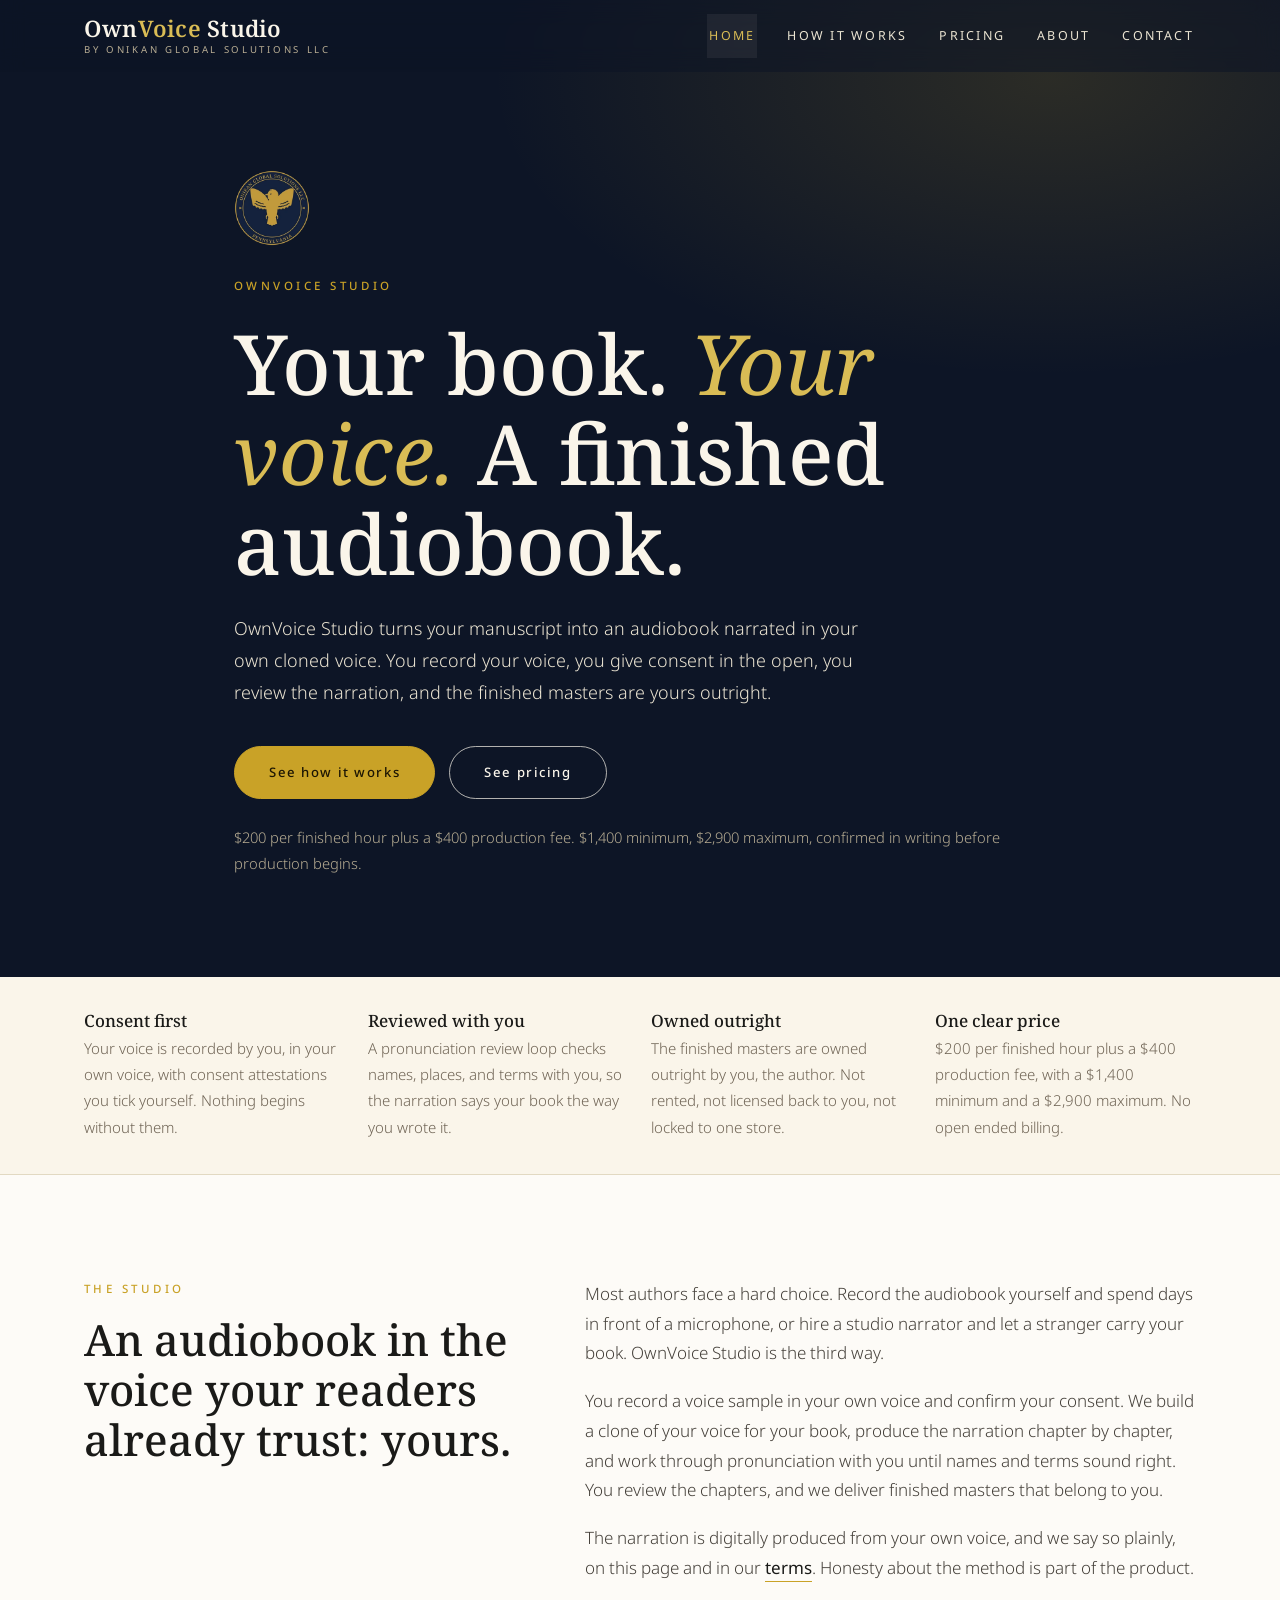
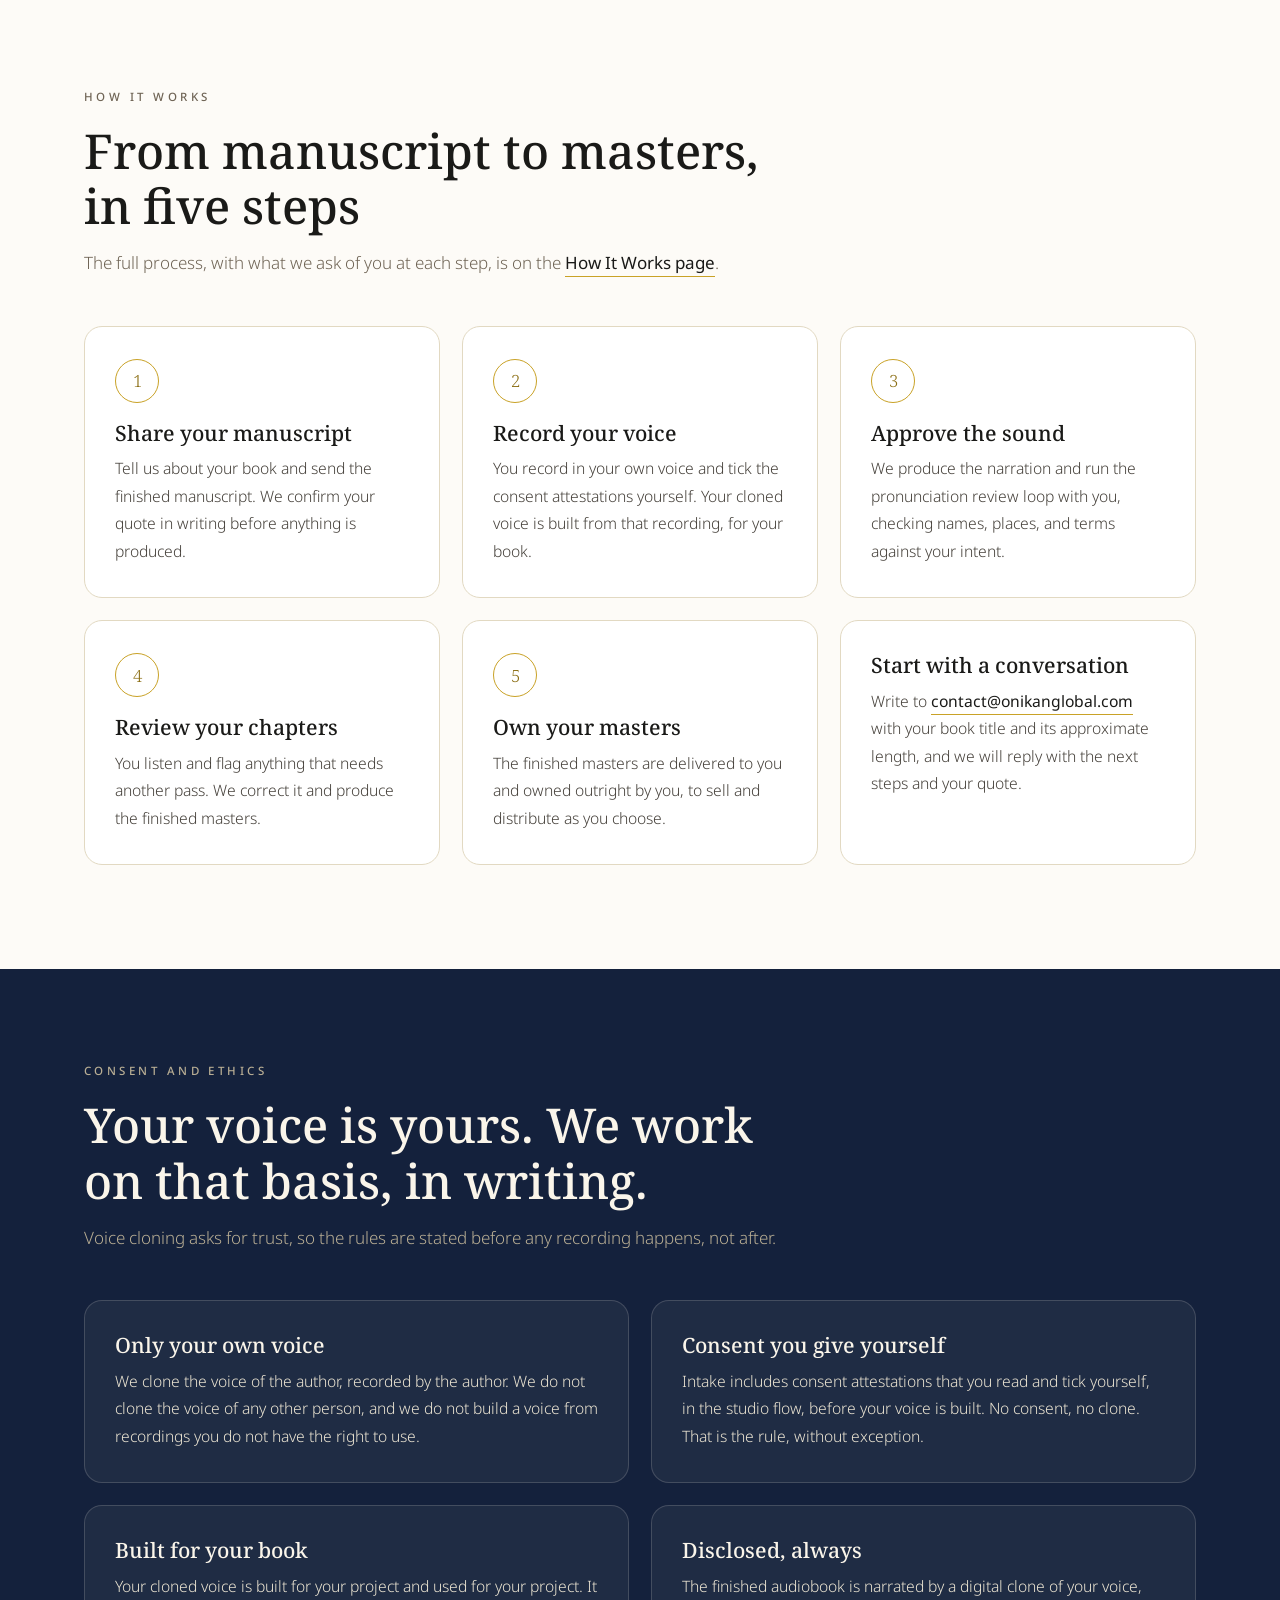
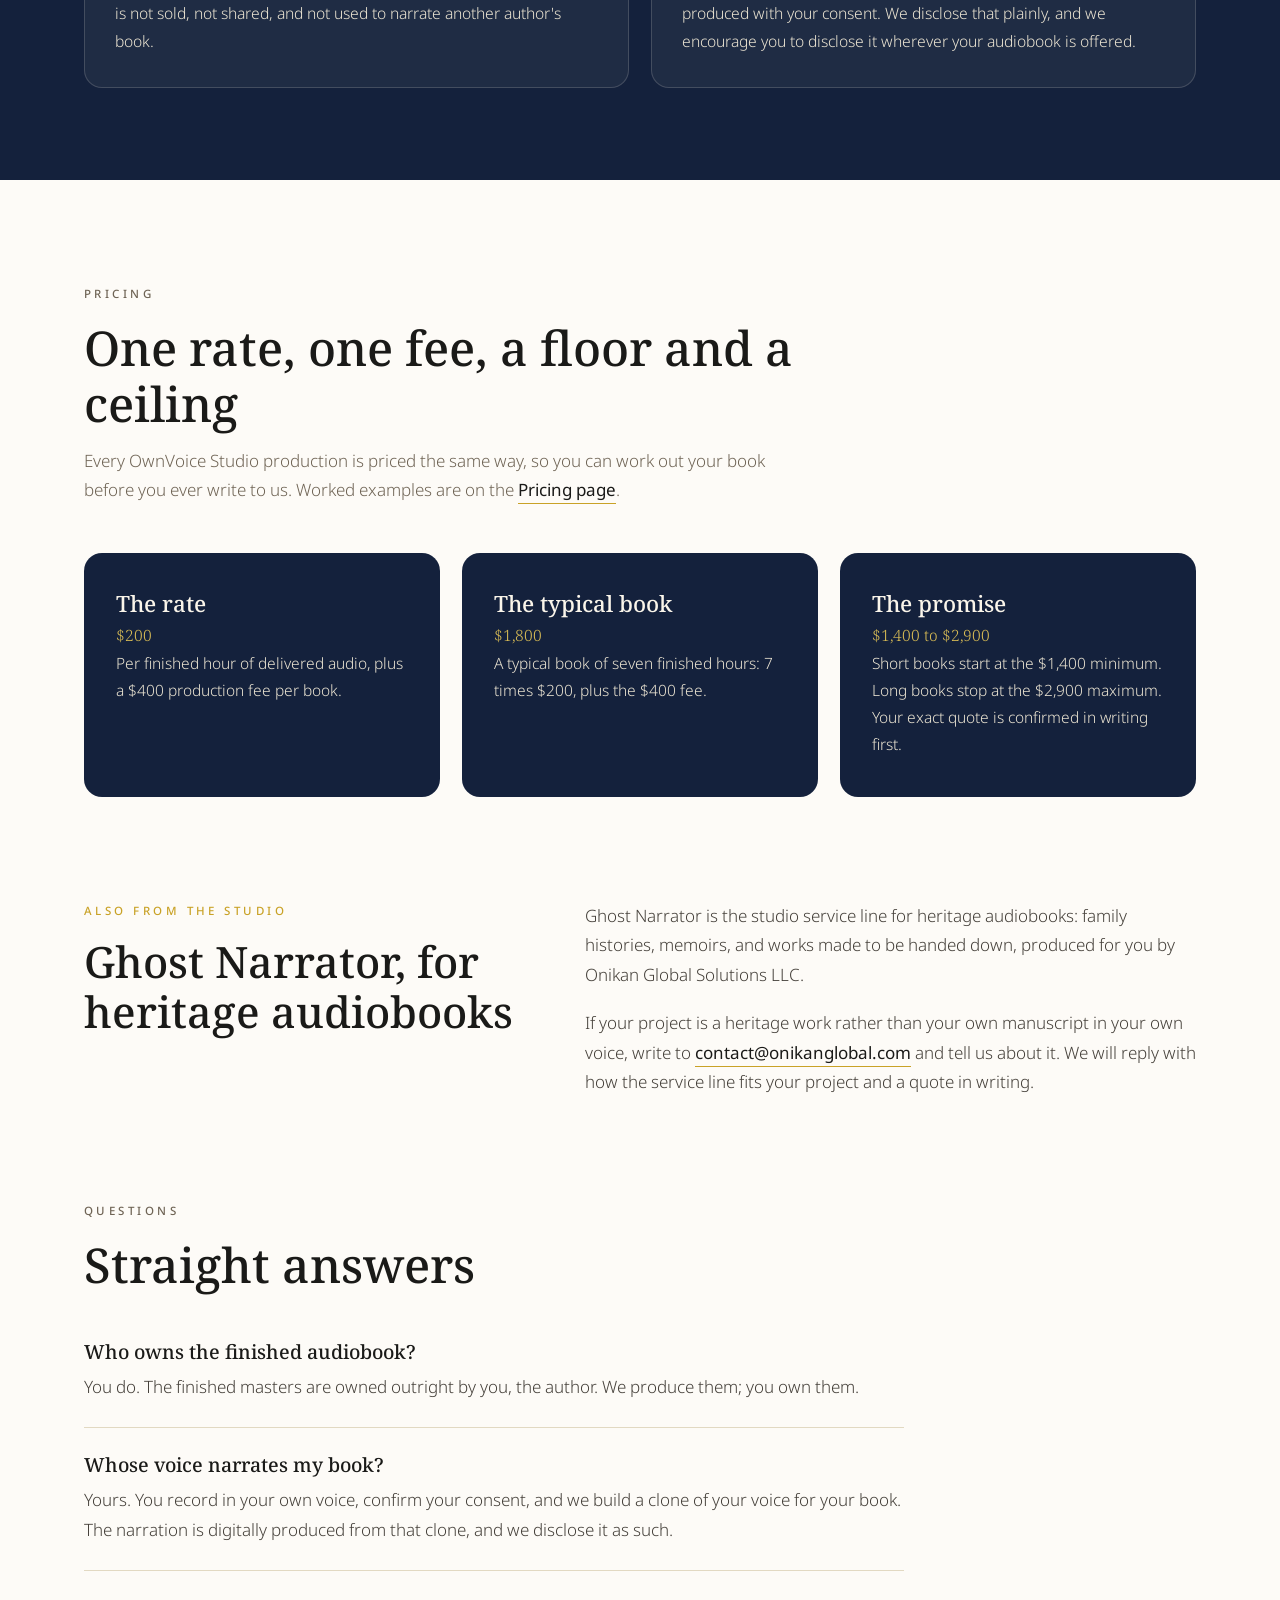
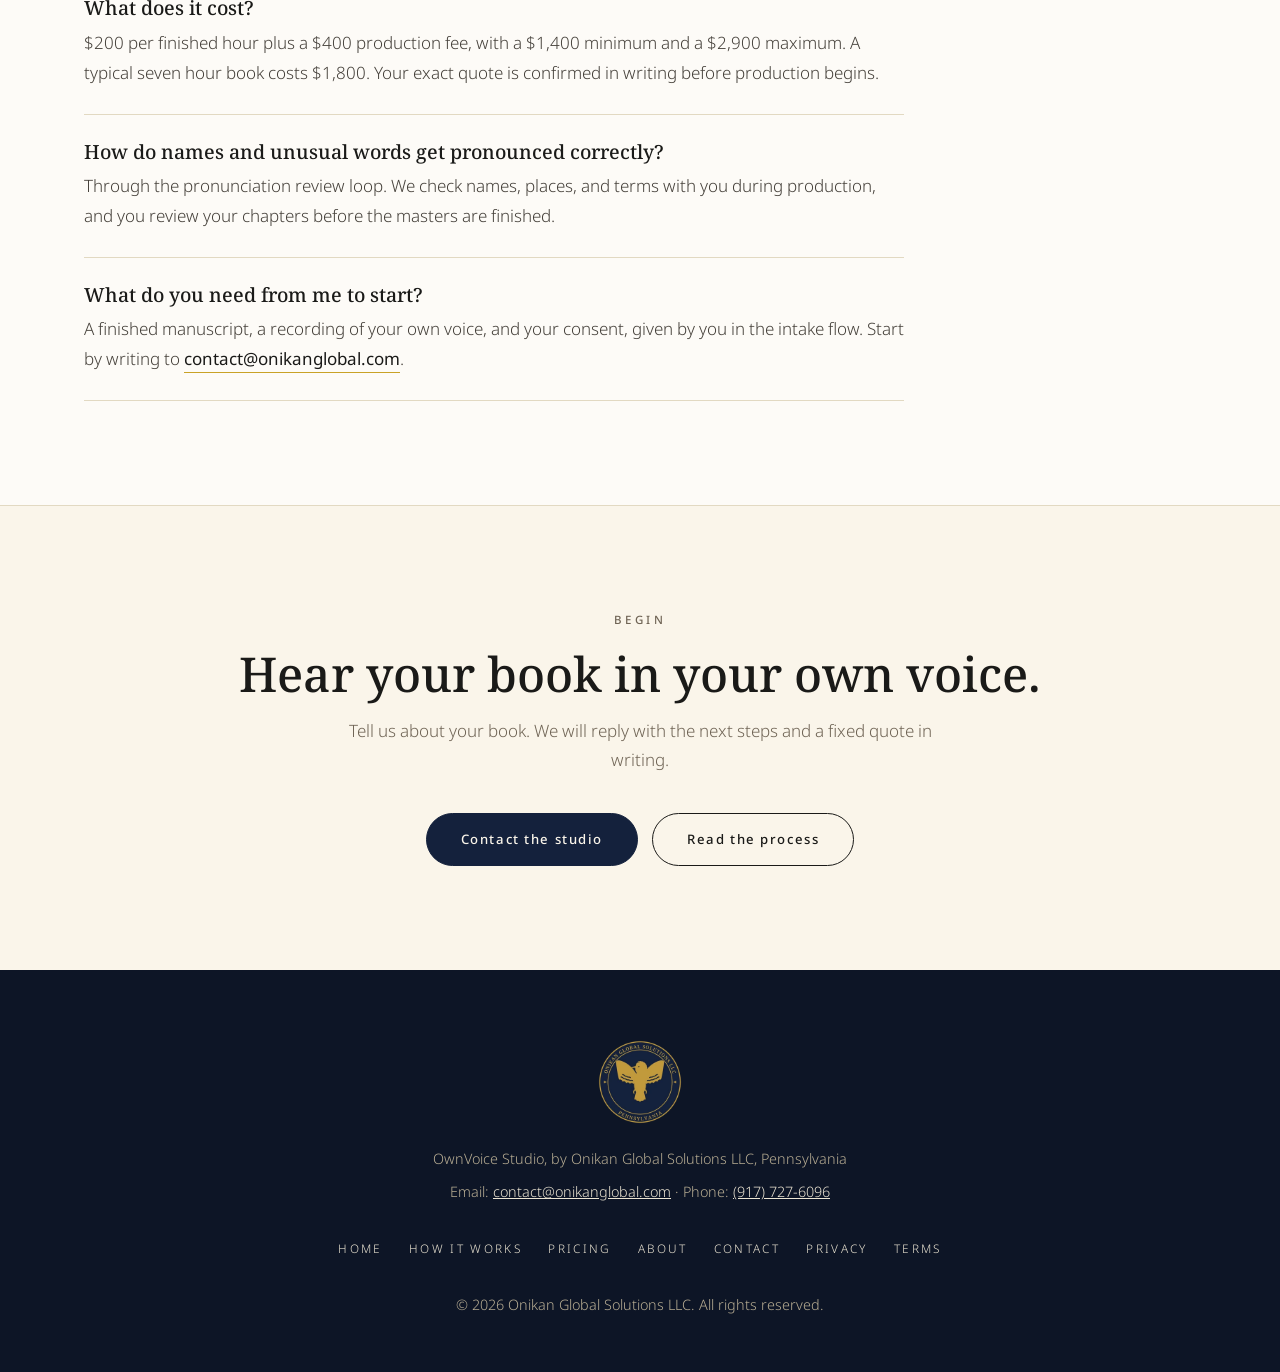
<file: index.html>
<!DOCTYPE html>
<html lang="en">
<head>
<meta charset="utf-8">
<meta name="viewport" content="width=device-width, initial-scale=1.0">
<meta name="referrer" content="strict-origin-when-cross-origin">
<title>OwnVoice Studio | Your Book, Narrated in Your Own Voice</title>
<meta name="description" content="OwnVoice Studio by Onikan Global Solutions LLC turns manuscripts into audiobooks narrated in the author's own cloned voice. Consent first, pronunciation reviewed with you, finished masters owned outright by the author. $200 per finished hour plus a $400 production fee, $1,400 minimum, $2,900 maximum.">
<link rel="icon" href="assets/img/brand/favicon.ico" sizes="48x48">
<link rel="icon" type="image/png" sizes="32x32" href="assets/img/brand/favicon-32.png">
<link rel="icon" type="image/png" sizes="16x16" href="assets/img/brand/favicon-16.png">
<link rel="apple-touch-icon" sizes="180x180" href="assets/img/brand/apple-touch-icon.png">
<meta name="theme-color" content="#14213C">
<link rel="manifest" href="site.webmanifest">
<link rel="canonical" href="https://ownvoice.tech/">
<meta property="og:type" content="website">
<meta property="og:site_name" content="OwnVoice Studio">
<meta property="og:title" content="OwnVoice Studio | Your Book, Narrated in Your Own Voice">
<meta property="og:description" content="Your manuscript, produced as an audiobook in your own cloned voice. Consent first. Masters owned outright by you.">
<meta property="og:url" content="https://ownvoice.tech/">
<meta property="og:image" content="https://ownvoice.tech/assets/img/brand/og-share.jpg">
<meta property="og:image:width" content="1200">
<meta property="og:image:height" content="630">
<meta property="og:image:alt" content="OwnVoice Studio by Onikan Global Solutions LLC">
<meta name="twitter:card" content="summary_large_image">
<meta name="twitter:title" content="OwnVoice Studio | Your Book, Narrated in Your Own Voice">
<meta name="twitter:description" content="Your manuscript, produced as an audiobook in your own cloned voice. Consent first. Masters owned outright by you.">
<meta name="twitter:image" content="https://ownvoice.tech/assets/img/brand/og-share.jpg">
<script type="application/ld+json">
{
  "@context": "https://schema.org",
  "@type": "Organization",
  "name": "OwnVoice Studio",
  "url": "https://ownvoice.tech/",
  "description": "OwnVoice Studio turns manuscripts into audiobooks narrated in the author's own cloned voice, with consent-first voice intake and finished masters owned outright by the author.",
  "email": "contact@onikanglobal.com",
  "telephone": "+1-917-727-6096",
  "parentOrganization": { "@type": "Organization", "name": "Onikan Global Solutions LLC" }
}
</script>
<link rel="stylesheet" href="css/fonts.css">
<link rel="stylesheet" href="css/styles.css">
<script>document.documentElement.classList.add("js");</script>
</head>
<body>
<a class="skip-link" href="#main">Skip to main content</a>

<header class="site-header">
  <div class="wrap header-in">
    <a class="brand" href="index.html" aria-label="OwnVoice Studio, home">
      <span class="brand-name">Own<em>Voice</em> Studio</span>
      <span class="brand-sub">By Onikan Global Solutions LLC</span>
    </a>
    <button class="nav-toggle" aria-expanded="false" aria-controls="main-nav">Menu</button>
    <nav class="main-nav" id="main-nav" aria-label="Main">
      <a href="index.html" aria-current="page">Home</a>
      <a href="process.html">How It Works</a>
      <a href="pricing.html">Pricing</a>
      <a href="about.html">About</a>
      <a href="contact.html">Contact</a>
    </nav>
  </div>
</header>

<main id="main">

  <div class="hero on-dark">
    <div class="wrap hero-in">
      <img class="hero-mark" src="assets/img/brand/anzu-seal-240.webp" width="240" height="240" decoding="async" alt="The Anzu, emblem of Onikan Global Solutions LLC">
      <p class="eyebrow">OwnVoice Studio</p>
      <h1>Your book. <em>Your voice.</em> A finished audiobook.</h1>
      <p class="lede">OwnVoice Studio turns your manuscript into an audiobook narrated in your own cloned voice. You record your voice, you give consent in the open, you review the narration, and the finished masters are yours outright.</p>
      <div class="btn-row">
        <a class="btn btn-gold" href="process.html">See how it works</a>
        <a class="btn btn-outline" href="pricing.html">See pricing</a>
      </div>
      <p class="fine-note">$200 per finished hour plus a $400 production fee. $1,400 minimum, $2,900 maximum, confirmed in writing before production begins.</p>
    </div>
  </div>

  <div class="strip">
    <div class="wrap strip-in">
      <div class="strip-item">
        <h3>Consent first</h3>
        <p>Your voice is recorded by you, in your own voice, with consent attestations you tick yourself. Nothing begins without them.</p>
      </div>
      <div class="strip-item">
        <h3>Reviewed with you</h3>
        <p>A pronunciation review loop checks names, places, and terms with you, so the narration says your book the way you wrote it.</p>
      </div>
      <div class="strip-item">
        <h3>Owned outright</h3>
        <p>The finished masters are owned outright by you, the author. Not rented, not licensed back to you, not locked to one store.</p>
      </div>
      <div class="strip-item">
        <h3>One clear price</h3>
        <p>$200 per finished hour plus a $400 production fee, with a $1,400 minimum and a $2,900 maximum. No open ended billing.</p>
      </div>
    </div>
  </div>

  <section class="wrap" aria-labelledby="what-h">
    <div class="split">
      <div>
        <p class="eyebrow">The studio</p>
        <h2 id="what-h" style="font-size:clamp(1.9rem,3.4vw,2.7rem);margin-top:16px">An audiobook in the voice your readers already trust: yours.</h2>
      </div>
      <div>
        <p style="margin-bottom:18px">Most authors face a hard choice. Record the audiobook yourself and spend days in front of a microphone, or hire a studio narrator and let a stranger carry your book. OwnVoice Studio is the third way.</p>
        <p style="margin-bottom:18px">You record a voice sample in your own voice and confirm your consent. We build a clone of your voice for your book, produce the narration chapter by chapter, and work through pronunciation with you until names and terms sound right. You review the chapters, and we deliver finished masters that belong to you.</p>
        <p>The narration is digitally produced from your own voice, and we say so plainly, on this page and in our <a class="gold-link" href="terms.html">terms</a>. Honesty about the method is part of the product.</p>
      </div>
    </div>
  </section>

  <section class="wrap" style="padding-top:0" aria-labelledby="steps-h">
    <div class="section-head">
      <p class="eyebrow">How it works</p>
      <h2 id="steps-h">From manuscript to masters, in five steps</h2>
      <p>The full process, with what we ask of you at each step, is on the <a class="gold-link" href="process.html">How It Works page</a>.</p>
    </div>
    <div class="grid grid-3">
      <article class="card reveal">
        <span class="step-no">1</span>
        <h3>Share your manuscript</h3>
        <p>Tell us about your book and send the finished manuscript. We confirm your quote in writing before anything is produced.</p>
      </article>
      <article class="card reveal">
        <span class="step-no">2</span>
        <h3>Record your voice</h3>
        <p>You record in your own voice and tick the consent attestations yourself. Your cloned voice is built from that recording, for your book.</p>
      </article>
      <article class="card reveal">
        <span class="step-no">3</span>
        <h3>Approve the sound</h3>
        <p>We produce the narration and run the pronunciation review loop with you, checking names, places, and terms against your intent.</p>
      </article>
      <article class="card reveal">
        <span class="step-no">4</span>
        <h3>Review your chapters</h3>
        <p>You listen and flag anything that needs another pass. We correct it and produce the finished masters.</p>
      </article>
      <article class="card reveal">
        <span class="step-no">5</span>
        <h3>Own your masters</h3>
        <p>The finished masters are delivered to you and owned outright by you, to sell and distribute as you choose.</p>
      </article>
      <article class="card reveal">
        <h3>Start with a conversation</h3>
        <p>Write to <a class="gold-link" href="mailto:contact@onikanglobal.com">contact@onikanglobal.com</a> with your book title and its approximate length, and we will reply with the next steps and your quote.</p>
      </article>
    </div>
  </section>

  <div class="dark-band on-dark">
    <div class="wrap">
      <div class="section-head">
        <p class="eyebrow">Consent and ethics</p>
        <h2>Your voice is yours. We work on that basis, in writing.</h2>
        <p>Voice cloning asks for trust, so the rules are stated before any recording happens, not after.</p>
      </div>
      <div class="grid grid-2">
        <article class="card reveal">
          <h3>Only your own voice</h3>
          <p>We clone the voice of the author, recorded by the author. We do not clone the voice of any other person, and we do not build a voice from recordings you do not have the right to use.</p>
        </article>
        <article class="card reveal">
          <h3>Consent you give yourself</h3>
          <p>Intake includes consent attestations that you read and tick yourself, in the studio flow, before your voice is built. No consent, no clone. That is the rule, without exception.</p>
        </article>
        <article class="card reveal">
          <h3>Built for your book</h3>
          <p>Your cloned voice is built for your project and used for your project. It is not sold, not shared, and not used to narrate another author's book.</p>
        </article>
        <article class="card reveal">
          <h3>Disclosed, always</h3>
          <p>The finished audiobook is narrated by a digital clone of your voice, produced with your consent. We disclose that plainly, and we encourage you to disclose it wherever your audiobook is offered.</p>
        </article>
      </div>
    </div>
  </div>

  <section class="wrap" aria-labelledby="price-h">
    <div class="section-head">
      <p class="eyebrow">Pricing</p>
      <h2 id="price-h">One rate, one fee, a floor and a ceiling</h2>
      <p>Every OwnVoice Studio production is priced the same way, so you can work out your book before you ever write to us. Worked examples are on the <a class="gold-link" href="pricing.html">Pricing page</a>.</p>
    </div>
    <div class="grid grid-3">
      <div class="price-card reveal">
        <h3>The rate</h3>
        <p class="price-figure">$200</p>
        <p>Per finished hour of delivered audio, plus a $400 production fee per book.</p>
      </div>
      <div class="price-card reveal">
        <h3>The typical book</h3>
        <p class="price-figure">$1,800</p>
        <p>A typical book of seven finished hours: 7 times $200, plus the $400 fee.</p>
      </div>
      <div class="price-card reveal">
        <h3>The promise</h3>
        <p class="price-figure">$1,400 to $2,900</p>
        <p>Short books start at the $1,400 minimum. Long books stop at the $2,900 maximum. Your exact quote is confirmed in writing first.</p>
      </div>
    </div>
  </section>

  <section class="wrap" style="padding-top:0" aria-labelledby="ghost-h">
    <div class="split">
      <div>
        <p class="eyebrow">Also from the studio</p>
        <h2 id="ghost-h" style="font-size:clamp(1.9rem,3.4vw,2.7rem);margin-top:16px">Ghost Narrator, for heritage audiobooks</h2>
      </div>
      <div>
        <p style="margin-bottom:18px">Ghost Narrator is the studio service line for heritage audiobooks: family histories, memoirs, and works made to be handed down, produced for you by Onikan Global Solutions LLC.</p>
        <p>If your project is a heritage work rather than your own manuscript in your own voice, write to <a class="gold-link" href="mailto:contact@onikanglobal.com">contact@onikanglobal.com</a> and tell us about it. We will reply with how the service line fits your project and a quote in writing.</p>
      </div>
    </div>
  </section>

  <section class="wrap" style="padding-top:0" aria-labelledby="faq-h">
    <div class="section-head">
      <p class="eyebrow">Questions</p>
      <h2 id="faq-h">Straight answers</h2>
    </div>
    <div class="faq">
      <div class="faq-item">
        <h3>Who owns the finished audiobook?</h3>
        <p>You do. The finished masters are owned outright by you, the author. We produce them; you own them.</p>
      </div>
      <div class="faq-item">
        <h3>Whose voice narrates my book?</h3>
        <p>Yours. You record in your own voice, confirm your consent, and we build a clone of your voice for your book. The narration is digitally produced from that clone, and we disclose it as such.</p>
      </div>
      <div class="faq-item">
        <h3>What does it cost?</h3>
        <p>$200 per finished hour plus a $400 production fee, with a $1,400 minimum and a $2,900 maximum. A typical seven hour book costs $1,800. Your exact quote is confirmed in writing before production begins.</p>
      </div>
      <div class="faq-item">
        <h3>How do names and unusual words get pronounced correctly?</h3>
        <p>Through the pronunciation review loop. We check names, places, and terms with you during production, and you review your chapters before the masters are finished.</p>
      </div>
      <div class="faq-item">
        <h3>What do you need from me to start?</h3>
        <p>A finished manuscript, a recording of your own voice, and your consent, given by you in the intake flow. Start by writing to <a class="gold-link" href="mailto:contact@onikanglobal.com">contact@onikanglobal.com</a>.</p>
      </div>
    </div>
  </section>

  <section class="cta-band">
    <div class="wrap">
      <p class="eyebrow">Begin</p>
      <h2>Hear your book in your own voice.</h2>
      <p>Tell us about your book. We will reply with the next steps and a fixed quote in writing.</p>
      <div class="btn-row">
        <a class="btn btn-navy" href="contact.html">Contact the studio</a>
        <a class="btn btn-line" href="process.html">Read the process</a>
      </div>
    </div>
  </section>

</main>

<footer class="site-footer">
  <div class="wrap footer-in">
    <img class="footer-seal" src="assets/img/brand/anzu-seal-240.webp" width="240" height="240" loading="lazy" decoding="async" alt="The Anzu, emblem of Onikan Global Solutions LLC">
    <p class="fine">OwnVoice Studio, by Onikan Global Solutions LLC, Pennsylvania</p>
    <p class="fine">Email: <a class="foot-mail" href="mailto:contact@onikanglobal.com">contact@onikanglobal.com</a> &middot; Phone: <a class="foot-mail" href="tel:+19177276096">(917) 727-6096</a></p>
    <nav aria-label="Footer">
      <a href="index.html">Home</a>
      <a href="process.html">How It Works</a>
      <a href="pricing.html">Pricing</a>
      <a href="about.html">About</a>
      <a href="contact.html">Contact</a>
      <a href="privacy.html">Privacy</a>
      <a href="terms.html">Terms</a>
    </nav>
    <p class="fine">&copy; <span data-year>2026</span> Onikan Global Solutions LLC. All rights reserved.</p>
  </div>
</footer>

<script src="js/main.js"></script>
</body>
</html>
</file>
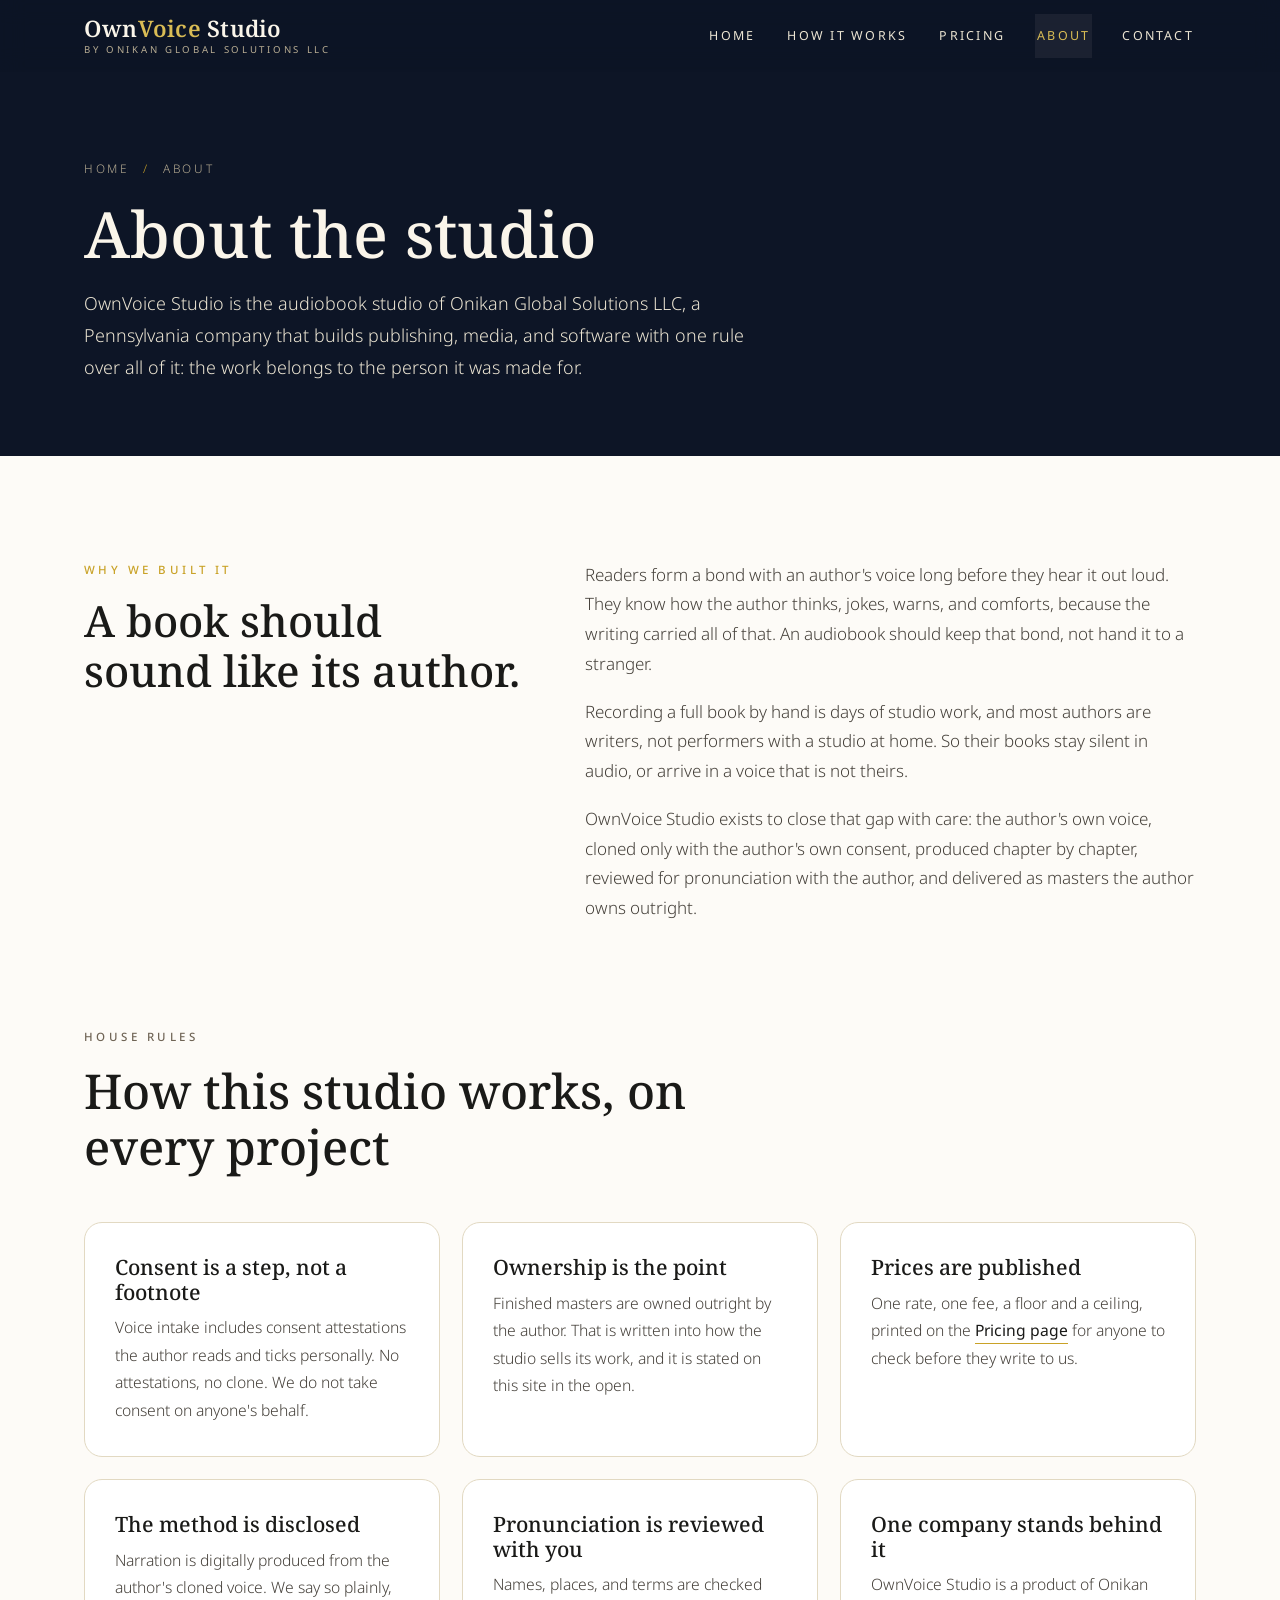
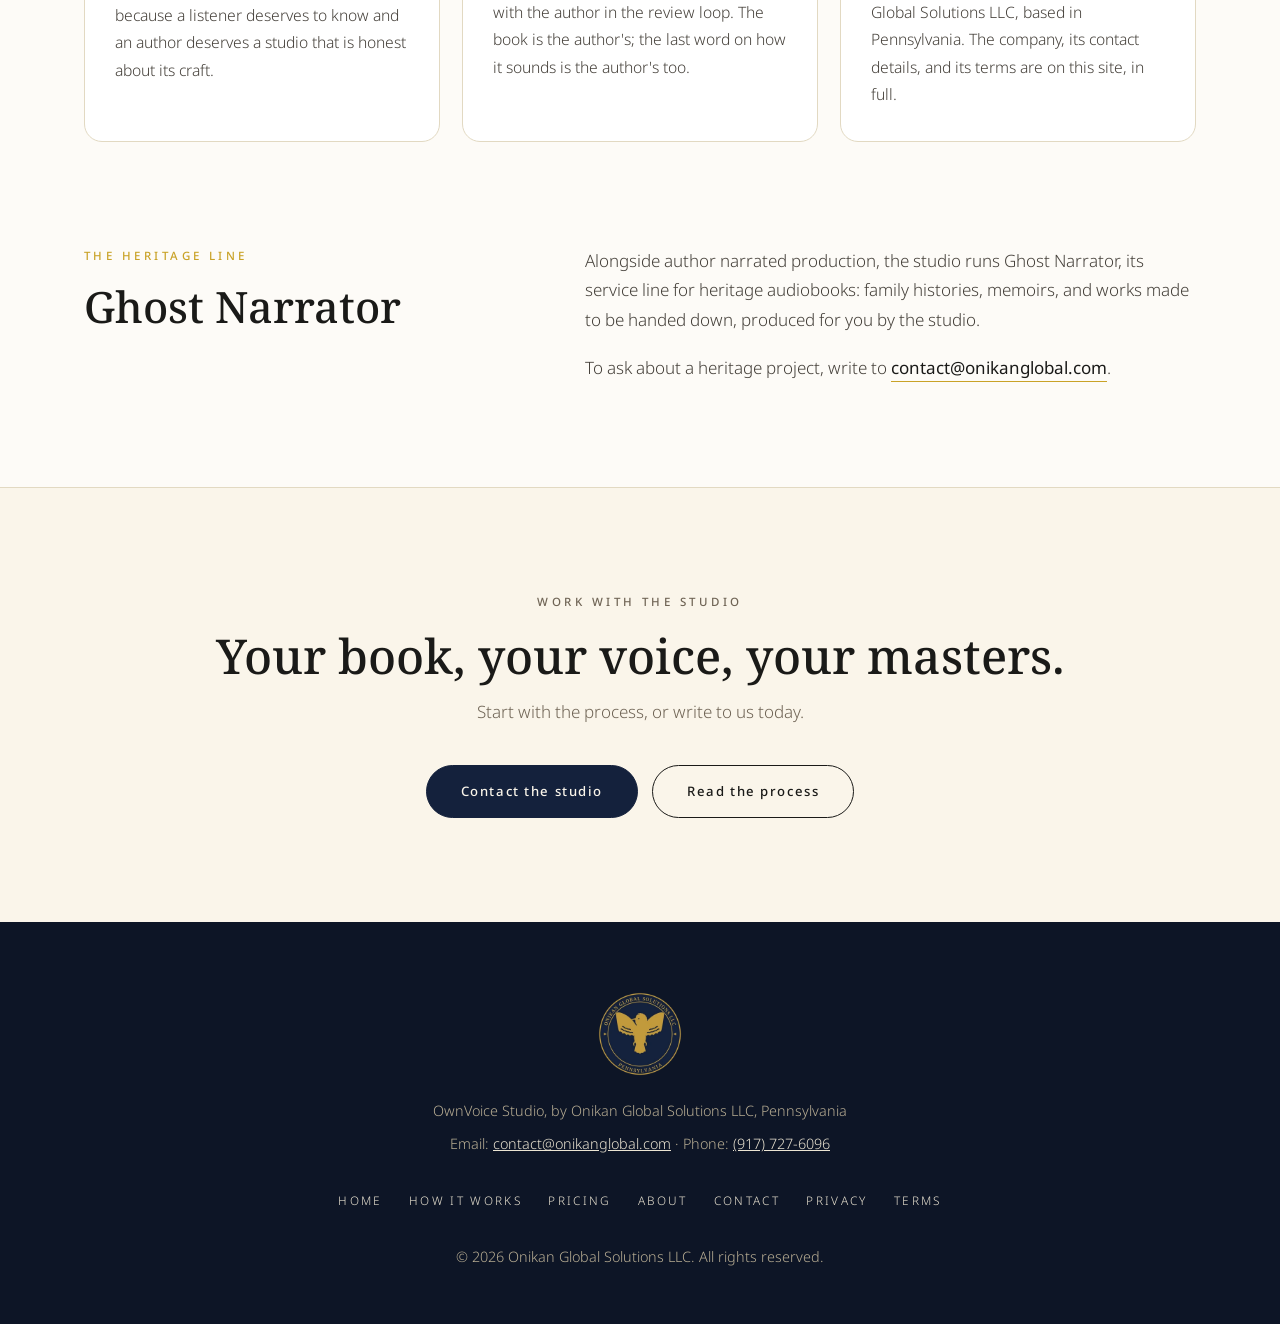
<file: about.html>
<!DOCTYPE html>
<html lang="en">
<head>
<meta charset="utf-8">
<meta name="viewport" content="width=device-width, initial-scale=1.0">
<meta name="referrer" content="strict-origin-when-cross-origin">
<title>About | OwnVoice Studio by Onikan Global Solutions LLC</title>
<meta name="description" content="OwnVoice Studio is the audiobook studio of Onikan Global Solutions LLC, a Pennsylvania company. Consent first voice production, pronunciation reviewed with the author, masters owned outright by the author.">
<link rel="icon" href="assets/img/brand/favicon.ico" sizes="48x48">
<link rel="icon" type="image/png" sizes="32x32" href="assets/img/brand/favicon-32.png">
<link rel="icon" type="image/png" sizes="16x16" href="assets/img/brand/favicon-16.png">
<link rel="apple-touch-icon" sizes="180x180" href="assets/img/brand/apple-touch-icon.png">
<meta name="theme-color" content="#14213C">
<link rel="manifest" href="site.webmanifest">
<link rel="canonical" href="https://ownvoice.tech/about.html">
<meta property="og:type" content="website">
<meta property="og:site_name" content="OwnVoice Studio">
<meta property="og:title" content="About | OwnVoice Studio">
<meta property="og:description" content="The audiobook studio of Onikan Global Solutions LLC, Pennsylvania. Your book, in your voice, owned by you.">
<meta property="og:url" content="https://ownvoice.tech/about.html">
<meta property="og:image" content="https://ownvoice.tech/assets/img/brand/og-share.jpg">
<meta property="og:image:width" content="1200">
<meta property="og:image:height" content="630">
<meta property="og:image:alt" content="OwnVoice Studio by Onikan Global Solutions LLC">
<meta name="twitter:card" content="summary_large_image">
<meta name="twitter:title" content="About | OwnVoice Studio">
<meta name="twitter:description" content="The audiobook studio of Onikan Global Solutions LLC, Pennsylvania. Your book, in your voice, owned by you.">
<meta name="twitter:image" content="https://ownvoice.tech/assets/img/brand/og-share.jpg">
<link rel="stylesheet" href="css/fonts.css">
<link rel="stylesheet" href="css/styles.css">
<script>document.documentElement.classList.add("js");</script>
</head>
<body>
<a class="skip-link" href="#main">Skip to main content</a>

<header class="site-header">
  <div class="wrap header-in">
    <a class="brand" href="index.html" aria-label="OwnVoice Studio, home">
      <span class="brand-name">Own<em>Voice</em> Studio</span>
      <span class="brand-sub">By Onikan Global Solutions LLC</span>
    </a>
    <button class="nav-toggle" aria-expanded="false" aria-controls="main-nav">Menu</button>
    <nav class="main-nav" id="main-nav" aria-label="Main">
      <a href="index.html">Home</a>
      <a href="process.html">How It Works</a>
      <a href="pricing.html">Pricing</a>
      <a href="about.html" aria-current="page">About</a>
      <a href="contact.html">Contact</a>
    </nav>
  </div>
</header>

<main id="main">

  <div class="page-band on-dark">
    <div class="wrap">
      <p class="band-crumb"><a href="index.html">Home</a> <span class="sep" aria-hidden="true">/</span> <span>About</span></p>
      <h1>About the studio</h1>
      <p class="lede">OwnVoice Studio is the audiobook studio of Onikan Global Solutions LLC, a Pennsylvania company that builds publishing, media, and software with one rule over all of it: the work belongs to the person it was made for.</p>
    </div>
  </div>

  <section class="wrap" aria-labelledby="why-h">
    <div class="split">
      <div>
        <p class="eyebrow">Why we built it</p>
        <h2 id="why-h" style="font-size:clamp(1.9rem,3.4vw,2.7rem);margin-top:16px">A book should sound like its author.</h2>
      </div>
      <div>
        <p style="margin-bottom:18px">Readers form a bond with an author's voice long before they hear it out loud. They know how the author thinks, jokes, warns, and comforts, because the writing carried all of that. An audiobook should keep that bond, not hand it to a stranger.</p>
        <p style="margin-bottom:18px">Recording a full book by hand is days of studio work, and most authors are writers, not performers with a studio at home. So their books stay silent in audio, or arrive in a voice that is not theirs.</p>
        <p>OwnVoice Studio exists to close that gap with care: the author's own voice, cloned only with the author's own consent, produced chapter by chapter, reviewed for pronunciation with the author, and delivered as masters the author owns outright.</p>
      </div>
    </div>
  </section>

  <section class="wrap" style="padding-top:0" aria-labelledby="rules-h">
    <div class="section-head">
      <p class="eyebrow">House rules</p>
      <h2 id="rules-h">How this studio works, on every project</h2>
    </div>
    <div class="grid grid-3">
      <article class="card reveal">
        <h3>Consent is a step, not a footnote</h3>
        <p>Voice intake includes consent attestations the author reads and ticks personally. No attestations, no clone. We do not take consent on anyone's behalf.</p>
      </article>
      <article class="card reveal">
        <h3>Ownership is the point</h3>
        <p>Finished masters are owned outright by the author. That is written into how the studio sells its work, and it is stated on this site in the open.</p>
      </article>
      <article class="card reveal">
        <h3>Prices are published</h3>
        <p>One rate, one fee, a floor and a ceiling, printed on the <a class="gold-link" href="pricing.html">Pricing page</a> for anyone to check before they write to us.</p>
      </article>
      <article class="card reveal">
        <h3>The method is disclosed</h3>
        <p>Narration is digitally produced from the author's cloned voice. We say so plainly, because a listener deserves to know and an author deserves a studio that is honest about its craft.</p>
      </article>
      <article class="card reveal">
        <h3>Pronunciation is reviewed with you</h3>
        <p>Names, places, and terms are checked with the author in the review loop. The book is the author's; the last word on how it sounds is the author's too.</p>
      </article>
      <article class="card reveal">
        <h3>One company stands behind it</h3>
        <p>OwnVoice Studio is a product of Onikan Global Solutions LLC, based in Pennsylvania. The company, its contact details, and its terms are on this site, in full.</p>
      </article>
    </div>
  </section>

  <section class="wrap" style="padding-top:0" aria-labelledby="ghost-h">
    <div class="split">
      <div>
        <p class="eyebrow">The heritage line</p>
        <h2 id="ghost-h" style="font-size:clamp(1.9rem,3.4vw,2.7rem);margin-top:16px">Ghost Narrator</h2>
      </div>
      <div>
        <p style="margin-bottom:18px">Alongside author narrated production, the studio runs Ghost Narrator, its service line for heritage audiobooks: family histories, memoirs, and works made to be handed down, produced for you by the studio.</p>
        <p>To ask about a heritage project, write to <a class="gold-link" href="mailto:contact@onikanglobal.com">contact@onikanglobal.com</a>.</p>
      </div>
    </div>
  </section>

  <section class="cta-band">
    <div class="wrap">
      <p class="eyebrow">Work with the studio</p>
      <h2>Your book, your voice, your masters.</h2>
      <p>Start with the process, or write to us today.</p>
      <div class="btn-row">
        <a class="btn btn-navy" href="contact.html">Contact the studio</a>
        <a class="btn btn-line" href="process.html">Read the process</a>
      </div>
    </div>
  </section>

</main>

<footer class="site-footer">
  <div class="wrap footer-in">
    <img class="footer-seal" src="assets/img/brand/anzu-seal-240.webp" width="240" height="240" loading="lazy" decoding="async" alt="The Anzu, emblem of Onikan Global Solutions LLC">
    <p class="fine">OwnVoice Studio, by Onikan Global Solutions LLC, Pennsylvania</p>
    <p class="fine">Email: <a class="foot-mail" href="mailto:contact@onikanglobal.com">contact@onikanglobal.com</a> &middot; Phone: <a class="foot-mail" href="tel:+19177276096">(917) 727-6096</a></p>
    <nav aria-label="Footer">
      <a href="index.html">Home</a>
      <a href="process.html">How It Works</a>
      <a href="pricing.html">Pricing</a>
      <a href="about.html">About</a>
      <a href="contact.html">Contact</a>
      <a href="privacy.html">Privacy</a>
      <a href="terms.html">Terms</a>
    </nav>
    <p class="fine">&copy; <span data-year>2026</span> Onikan Global Solutions LLC. All rights reserved.</p>
  </div>
</footer>

<script src="js/main.js"></script>
</body>
</html>
</file>
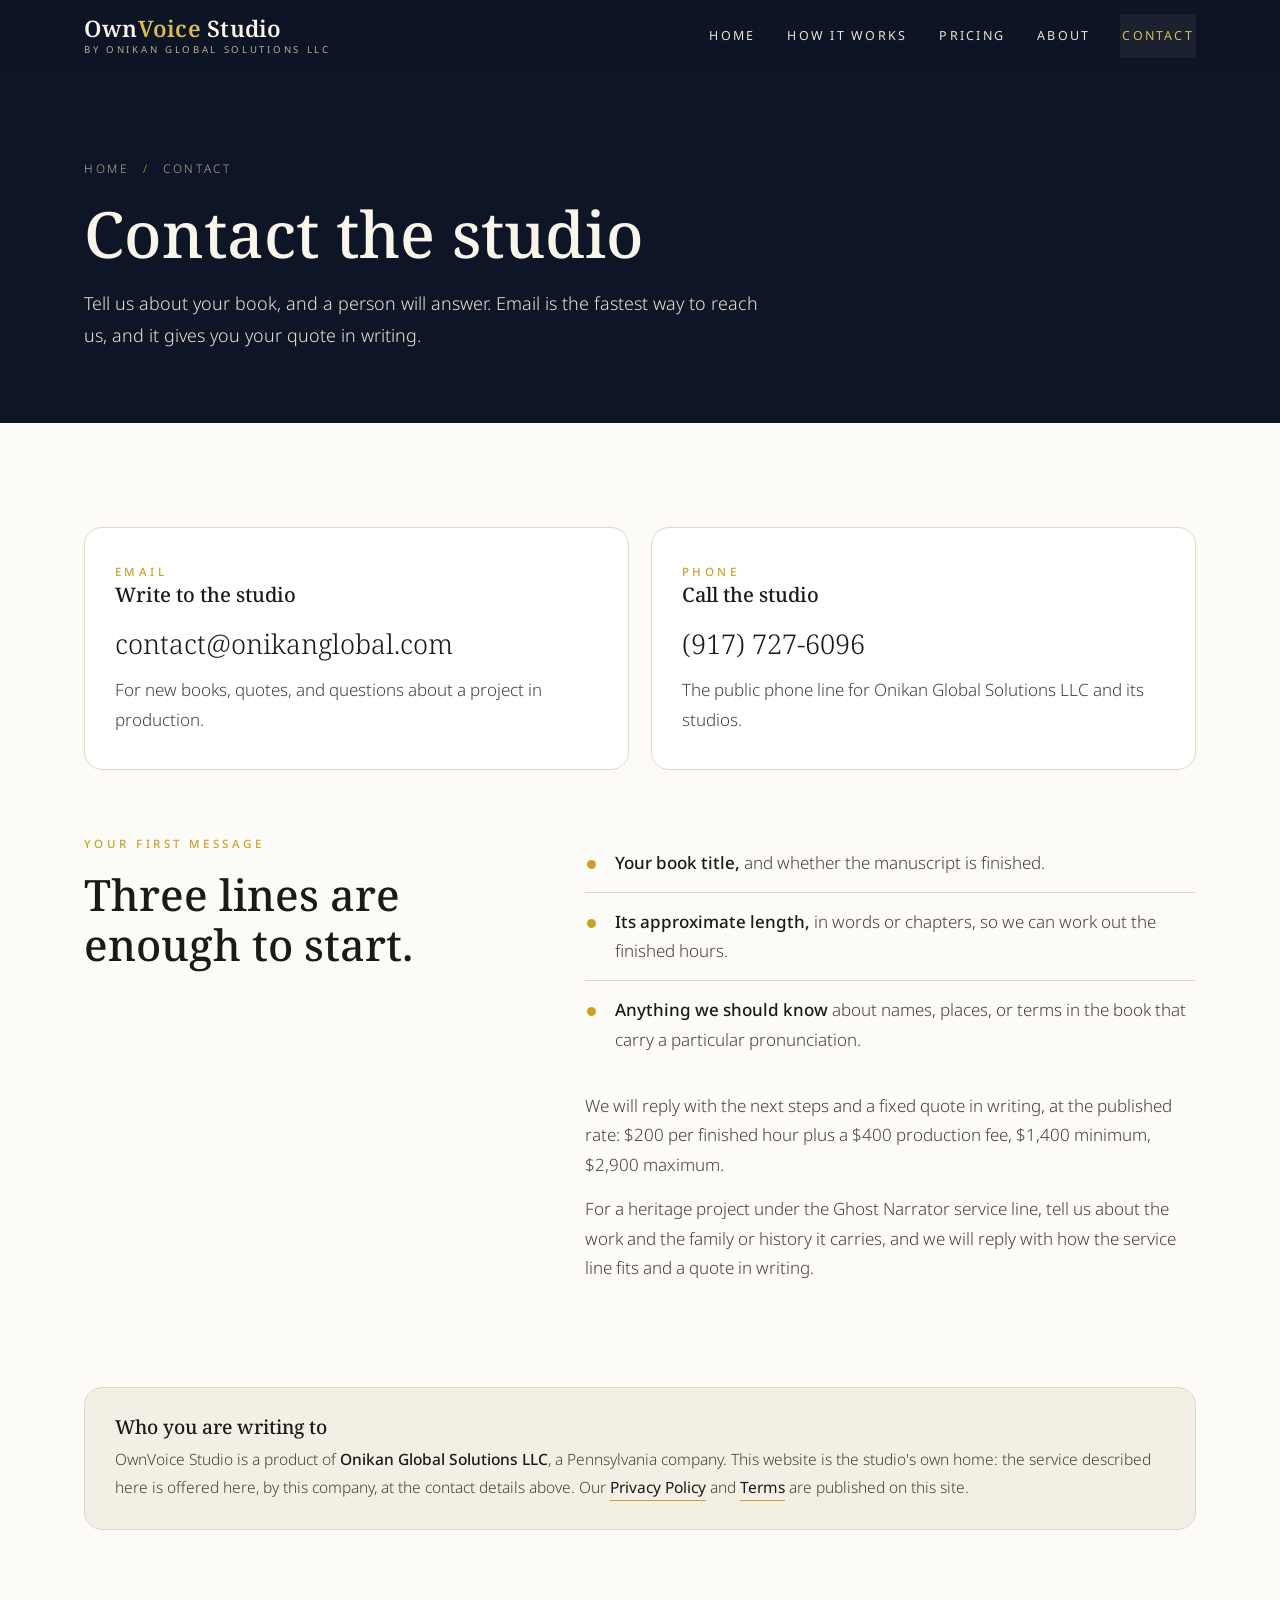
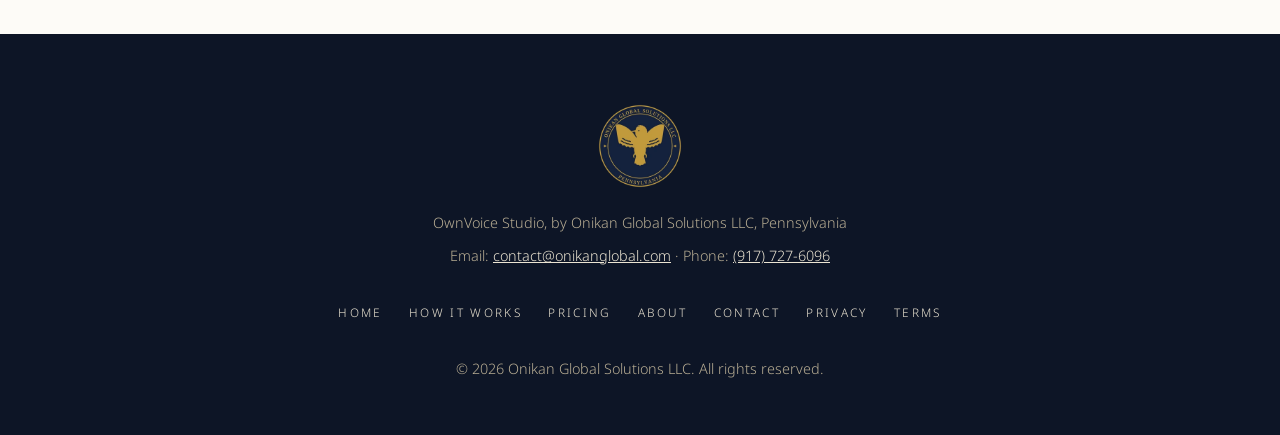
<file: contact.html>
<!DOCTYPE html>
<html lang="en">
<head>
<meta charset="utf-8">
<meta name="viewport" content="width=device-width, initial-scale=1.0">
<meta name="referrer" content="strict-origin-when-cross-origin">
<title>Contact | OwnVoice Studio</title>
<meta name="description" content="Contact OwnVoice Studio by Onikan Global Solutions LLC: email contact@onikanglobal.com or call (917) 727-6096. Tell us your book title and its approximate length for a fixed quote in writing.">
<link rel="icon" href="assets/img/brand/favicon.ico" sizes="48x48">
<link rel="icon" type="image/png" sizes="32x32" href="assets/img/brand/favicon-32.png">
<link rel="icon" type="image/png" sizes="16x16" href="assets/img/brand/favicon-16.png">
<link rel="apple-touch-icon" sizes="180x180" href="assets/img/brand/apple-touch-icon.png">
<meta name="theme-color" content="#14213C">
<link rel="manifest" href="site.webmanifest">
<link rel="canonical" href="https://ownvoice.tech/contact.html">
<meta property="og:type" content="website">
<meta property="og:site_name" content="OwnVoice Studio">
<meta property="og:title" content="Contact | OwnVoice Studio">
<meta property="og:description" content="Write to the studio about your book. Email contact@onikanglobal.com, phone (917) 727-6096.">
<meta property="og:url" content="https://ownvoice.tech/contact.html">
<meta property="og:image" content="https://ownvoice.tech/assets/img/brand/og-share.jpg">
<meta property="og:image:width" content="1200">
<meta property="og:image:height" content="630">
<meta property="og:image:alt" content="OwnVoice Studio by Onikan Global Solutions LLC">
<meta name="twitter:card" content="summary_large_image">
<meta name="twitter:title" content="Contact | OwnVoice Studio">
<meta name="twitter:description" content="Write to the studio about your book. Email contact@onikanglobal.com, phone (917) 727-6096.">
<meta name="twitter:image" content="https://ownvoice.tech/assets/img/brand/og-share.jpg">
<link rel="stylesheet" href="css/fonts.css">
<link rel="stylesheet" href="css/styles.css">
<script>document.documentElement.classList.add("js");</script>
</head>
<body>
<a class="skip-link" href="#main">Skip to main content</a>

<header class="site-header">
  <div class="wrap header-in">
    <a class="brand" href="index.html" aria-label="OwnVoice Studio, home">
      <span class="brand-name">Own<em>Voice</em> Studio</span>
      <span class="brand-sub">By Onikan Global Solutions LLC</span>
    </a>
    <button class="nav-toggle" aria-expanded="false" aria-controls="main-nav">Menu</button>
    <nav class="main-nav" id="main-nav" aria-label="Main">
      <a href="index.html">Home</a>
      <a href="process.html">How It Works</a>
      <a href="pricing.html">Pricing</a>
      <a href="about.html">About</a>
      <a href="contact.html" aria-current="page">Contact</a>
    </nav>
  </div>
</header>

<main id="main">

  <div class="page-band on-dark">
    <div class="wrap">
      <p class="band-crumb"><a href="index.html">Home</a> <span class="sep" aria-hidden="true">/</span> <span>Contact</span></p>
      <h1>Contact the studio</h1>
      <p class="lede">Tell us about your book, and a person will answer. Email is the fastest way to reach us, and it gives you your quote in writing.</p>
    </div>
  </div>

  <section class="wrap" aria-labelledby="reach-h">
    <h2 id="reach-h" style="position:absolute;left:-9999px">Ways to reach us</h2>
    <div class="grid grid-2">
      <div class="contact-card reveal">
        <p class="eyebrow">Email</p>
        <h3>Write to the studio</h3>
        <p style="margin:14px 0 8px"><a class="contact-big" href="mailto:contact@onikanglobal.com">contact@onikanglobal.com</a></p>
        <p>For new books, quotes, and questions about a project in production.</p>
      </div>
      <div class="contact-card reveal">
        <p class="eyebrow">Phone</p>
        <h3>Call the studio</h3>
        <p style="margin:14px 0 8px"><a class="contact-big" href="tel:+19177276096">(917) 727-6096</a></p>
        <p>The public phone line for Onikan Global Solutions LLC and its studios.</p>
      </div>
    </div>

    <div class="split" style="margin-top:64px">
      <div>
        <p class="eyebrow">Your first message</p>
        <h2 style="font-size:clamp(1.9rem,3.4vw,2.7rem);margin-top:16px">Three lines are enough to start.</h2>
      </div>
      <div>
        <ul class="plain-list">
          <li><strong>Your book title,</strong> and whether the manuscript is finished.</li>
          <li><strong>Its approximate length,</strong> in words or chapters, so we can work out the finished hours.</li>
          <li><strong>Anything we should know</strong> about names, places, or terms in the book that carry a particular pronunciation.</li>
        </ul>
        <p style="margin-top:22px">We will reply with the next steps and a fixed quote in writing, at the published rate: $200 per finished hour plus a $400 production fee, $1,400 minimum, $2,900 maximum.</p>
        <p style="margin-top:14px">For a heritage project under the Ghost Narrator service line, tell us about the work and the family or history it carries, and we will reply with how the service line fits and a quote in writing.</p>
      </div>
    </div>
  </section>

  <section class="wrap" style="padding-top:0" aria-labelledby="who-h">
    <div class="note-box">
      <h3 id="who-h">Who you are writing to</h3>
      <p>OwnVoice Studio is a product of <strong>Onikan Global Solutions LLC</strong>, a Pennsylvania company. This website is the studio's own home: the service described here is offered here, by this company, at the contact details above. Our <a class="gold-link" href="privacy.html">Privacy Policy</a> and <a class="gold-link" href="terms.html">Terms</a> are published on this site.</p>
    </div>
  </section>

</main>

<footer class="site-footer">
  <div class="wrap footer-in">
    <img class="footer-seal" src="assets/img/brand/anzu-seal-240.webp" width="240" height="240" loading="lazy" decoding="async" alt="The Anzu, emblem of Onikan Global Solutions LLC">
    <p class="fine">OwnVoice Studio, by Onikan Global Solutions LLC, Pennsylvania</p>
    <p class="fine">Email: <a class="foot-mail" href="mailto:contact@onikanglobal.com">contact@onikanglobal.com</a> &middot; Phone: <a class="foot-mail" href="tel:+19177276096">(917) 727-6096</a></p>
    <nav aria-label="Footer">
      <a href="index.html">Home</a>
      <a href="process.html">How It Works</a>
      <a href="pricing.html">Pricing</a>
      <a href="about.html">About</a>
      <a href="contact.html">Contact</a>
      <a href="privacy.html">Privacy</a>
      <a href="terms.html">Terms</a>
    </nav>
    <p class="fine">&copy; <span data-year>2026</span> Onikan Global Solutions LLC. All rights reserved.</p>
  </div>
</footer>

<script src="js/main.js"></script>
</body>
</html>
</file>
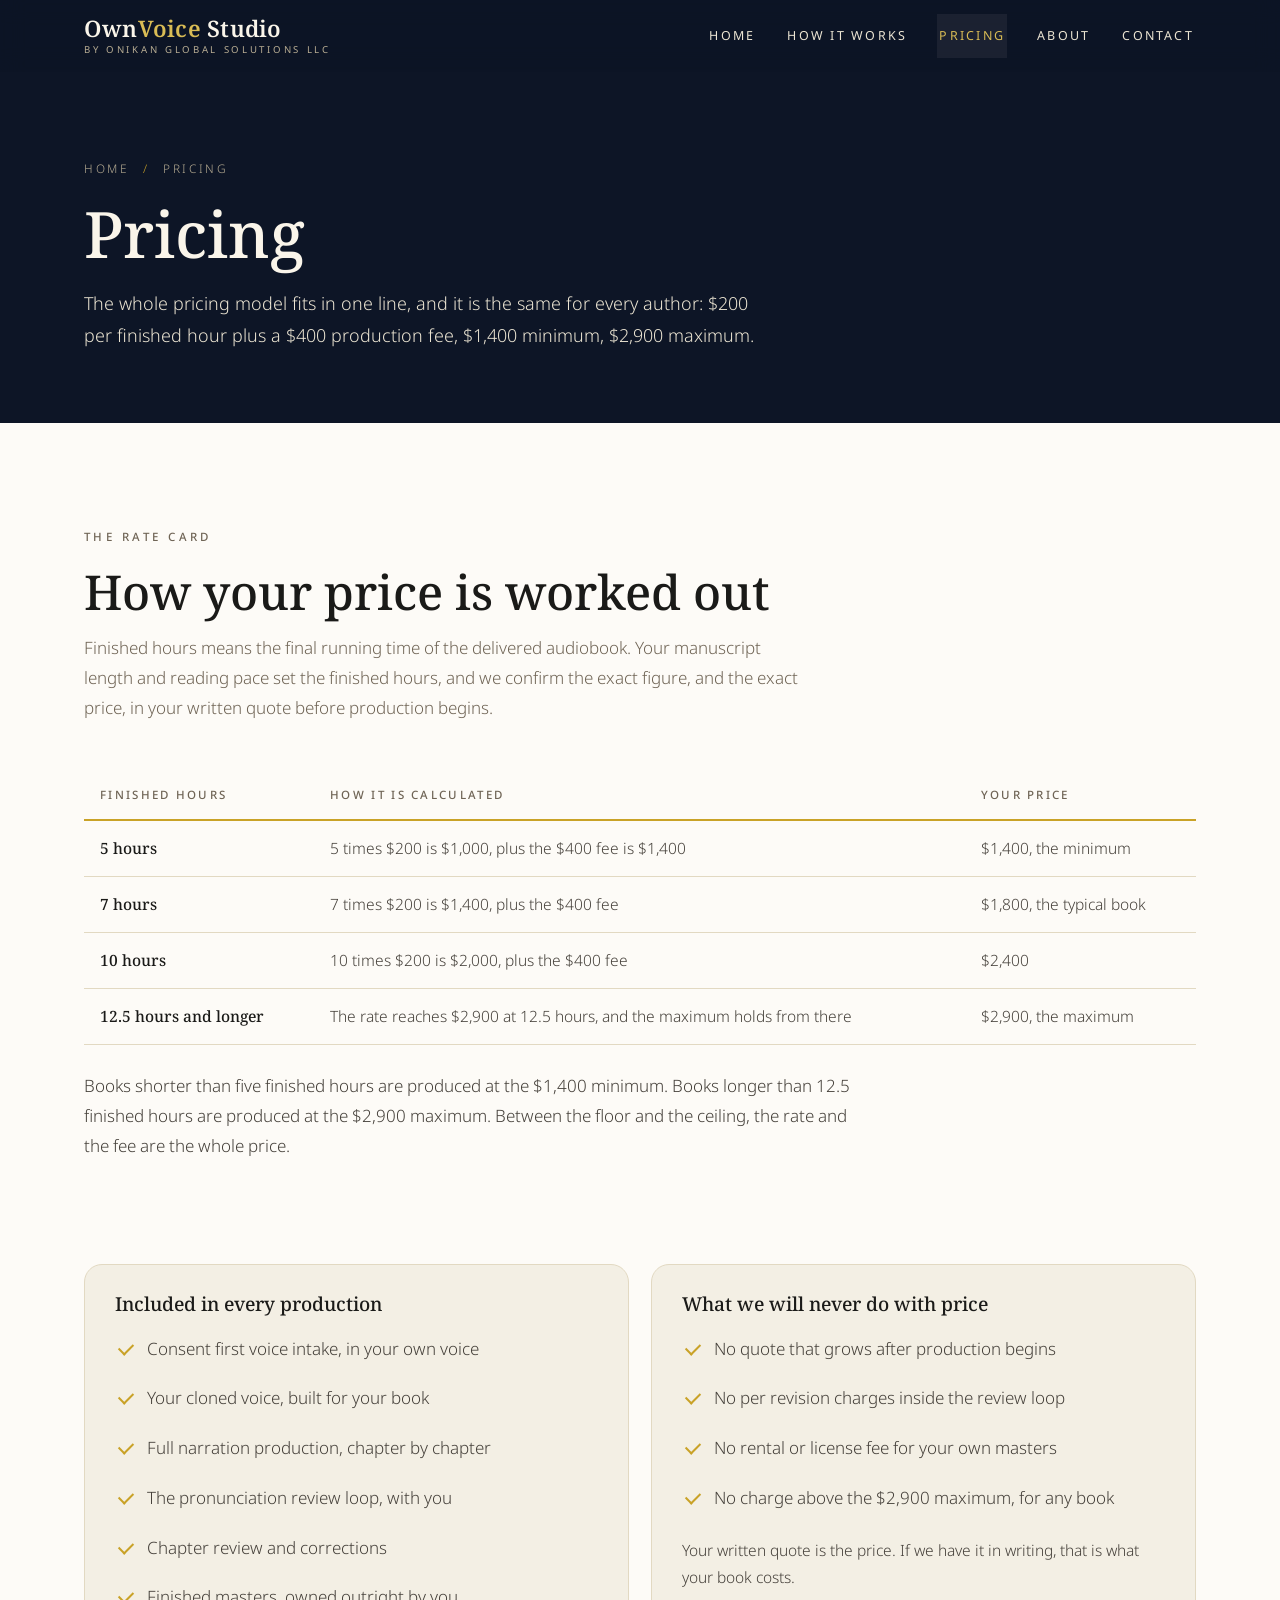
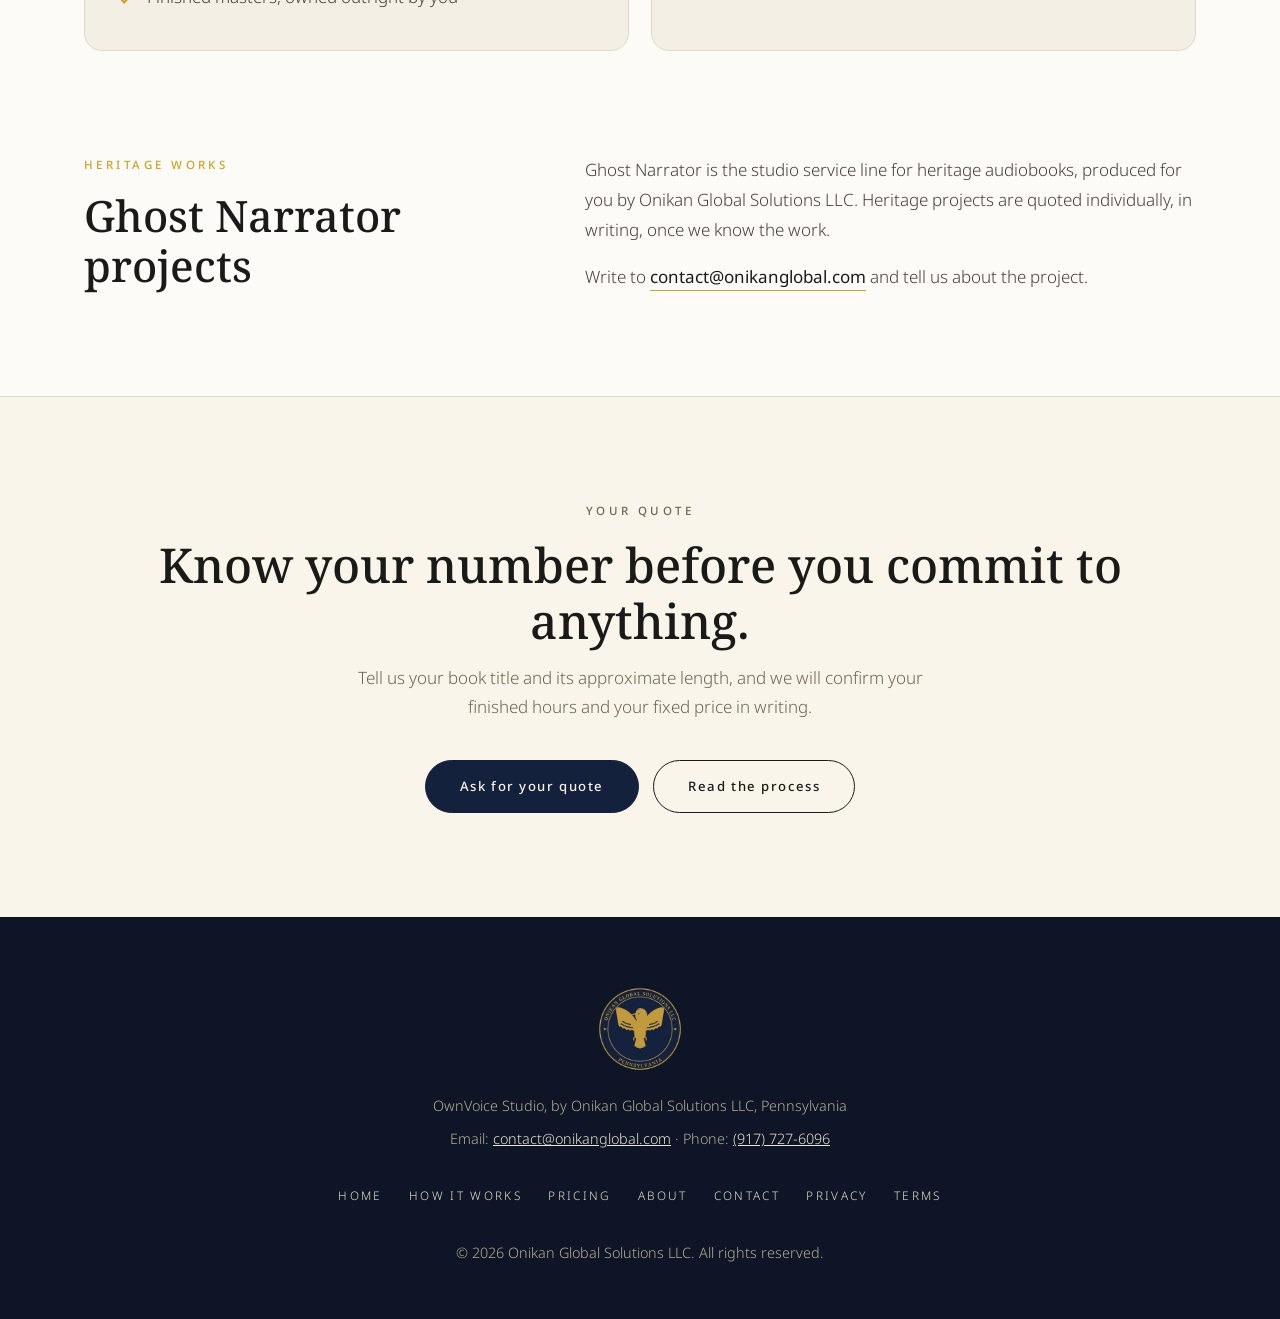
<file: pricing.html>
<!DOCTYPE html>
<html lang="en">
<head>
<meta charset="utf-8">
<meta name="viewport" content="width=device-width, initial-scale=1.0">
<meta name="referrer" content="strict-origin-when-cross-origin">
<title>Pricing | OwnVoice Studio</title>
<meta name="description" content="OwnVoice Studio pricing, in full: $200 per finished hour plus a $400 production fee, $1,400 minimum, $2,900 maximum, $1,800 typical. Fixed quote in writing before production begins.">
<link rel="icon" href="assets/img/brand/favicon.ico" sizes="48x48">
<link rel="icon" type="image/png" sizes="32x32" href="assets/img/brand/favicon-32.png">
<link rel="icon" type="image/png" sizes="16x16" href="assets/img/brand/favicon-16.png">
<link rel="apple-touch-icon" sizes="180x180" href="assets/img/brand/apple-touch-icon.png">
<meta name="theme-color" content="#14213C">
<link rel="manifest" href="site.webmanifest">
<link rel="canonical" href="https://ownvoice.tech/pricing.html">
<meta property="og:type" content="website">
<meta property="og:site_name" content="OwnVoice Studio">
<meta property="og:title" content="Pricing | OwnVoice Studio">
<meta property="og:description" content="$200 per finished hour plus a $400 production fee. $1,400 minimum, $2,900 maximum, $1,800 typical.">
<meta property="og:url" content="https://ownvoice.tech/pricing.html">
<meta property="og:image" content="https://ownvoice.tech/assets/img/brand/og-share.jpg">
<meta property="og:image:width" content="1200">
<meta property="og:image:height" content="630">
<meta property="og:image:alt" content="OwnVoice Studio by Onikan Global Solutions LLC">
<meta name="twitter:card" content="summary_large_image">
<meta name="twitter:title" content="Pricing | OwnVoice Studio">
<meta name="twitter:description" content="$200 per finished hour plus a $400 production fee. $1,400 minimum, $2,900 maximum, $1,800 typical.">
<meta name="twitter:image" content="https://ownvoice.tech/assets/img/brand/og-share.jpg">
<link rel="stylesheet" href="css/fonts.css">
<link rel="stylesheet" href="css/styles.css">
<script>document.documentElement.classList.add("js");</script>
</head>
<body>
<a class="skip-link" href="#main">Skip to main content</a>

<header class="site-header">
  <div class="wrap header-in">
    <a class="brand" href="index.html" aria-label="OwnVoice Studio, home">
      <span class="brand-name">Own<em>Voice</em> Studio</span>
      <span class="brand-sub">By Onikan Global Solutions LLC</span>
    </a>
    <button class="nav-toggle" aria-expanded="false" aria-controls="main-nav">Menu</button>
    <nav class="main-nav" id="main-nav" aria-label="Main">
      <a href="index.html">Home</a>
      <a href="process.html">How It Works</a>
      <a href="pricing.html" aria-current="page">Pricing</a>
      <a href="about.html">About</a>
      <a href="contact.html">Contact</a>
    </nav>
  </div>
</header>

<main id="main">

  <div class="page-band on-dark">
    <div class="wrap">
      <p class="band-crumb"><a href="index.html">Home</a> <span class="sep" aria-hidden="true">/</span> <span>Pricing</span></p>
      <h1>Pricing</h1>
      <p class="lede">The whole pricing model fits in one line, and it is the same for every author: $200 per finished hour plus a $400 production fee, $1,400 minimum, $2,900 maximum.</p>
    </div>
  </div>

  <section class="wrap" aria-labelledby="rate-h">
    <div class="section-head">
      <p class="eyebrow">The rate card</p>
      <h2 id="rate-h">How your price is worked out</h2>
      <p>Finished hours means the final running time of the delivered audiobook. Your manuscript length and reading pace set the finished hours, and we confirm the exact figure, and the exact price, in your written quote before production begins.</p>
    </div>
    <table class="cmp">
      <thead>
        <tr><th scope="col">Finished hours</th><th scope="col">How it is calculated</th><th scope="col">Your price</th></tr>
      </thead>
      <tbody>
        <tr>
          <th scope="row">5 hours</th>
          <td>5 times $200 is $1,000, plus the $400 fee is $1,400</td>
          <td>$1,400, the minimum</td>
        </tr>
        <tr>
          <th scope="row">7 hours</th>
          <td>7 times $200 is $1,400, plus the $400 fee</td>
          <td>$1,800, the typical book</td>
        </tr>
        <tr>
          <th scope="row">10 hours</th>
          <td>10 times $200 is $2,000, plus the $400 fee</td>
          <td>$2,400</td>
        </tr>
        <tr>
          <th scope="row">12.5 hours and longer</th>
          <td>The rate reaches $2,900 at 12.5 hours, and the maximum holds from there</td>
          <td>$2,900, the maximum</td>
        </tr>
      </tbody>
    </table>
    <p style="max-width:780px">Books shorter than five finished hours are produced at the $1,400 minimum. Books longer than 12.5 finished hours are produced at the $2,900 maximum. Between the floor and the ceiling, the rate and the fee are the whole price.</p>
  </section>

  <section class="wrap" style="padding-top:0" aria-labelledby="incl-h">
    <div class="grid grid-2">
      <div class="note-box reveal">
        <h3 id="incl-h">Included in every production</h3>
        <ul class="tick-list">
          <li>Consent first voice intake, in your own voice</li>
          <li>Your cloned voice, built for your book</li>
          <li>Full narration production, chapter by chapter</li>
          <li>The pronunciation review loop, with you</li>
          <li>Chapter review and corrections</li>
          <li>Finished masters, owned outright by you</li>
        </ul>
      </div>
      <div class="note-box reveal">
        <h3>What we will never do with price</h3>
        <ul class="tick-list">
          <li>No quote that grows after production begins</li>
          <li>No per revision charges inside the review loop</li>
          <li>No rental or license fee for your own masters</li>
          <li>No charge above the $2,900 maximum, for any book</li>
        </ul>
        <p style="margin-top:14px">Your written quote is the price. If we have it in writing, that is what your book costs.</p>
      </div>
    </div>
  </section>

  <section class="wrap" style="padding-top:0" aria-labelledby="ghost-h">
    <div class="split">
      <div>
        <p class="eyebrow">Heritage works</p>
        <h2 id="ghost-h" style="font-size:clamp(1.9rem,3.4vw,2.7rem);margin-top:16px">Ghost Narrator projects</h2>
      </div>
      <div>
        <p style="margin-bottom:18px">Ghost Narrator is the studio service line for heritage audiobooks, produced for you by Onikan Global Solutions LLC. Heritage projects are quoted individually, in writing, once we know the work.</p>
        <p>Write to <a class="gold-link" href="mailto:contact@onikanglobal.com">contact@onikanglobal.com</a> and tell us about the project.</p>
      </div>
    </div>
  </section>

  <section class="cta-band">
    <div class="wrap">
      <p class="eyebrow">Your quote</p>
      <h2>Know your number before you commit to anything.</h2>
      <p>Tell us your book title and its approximate length, and we will confirm your finished hours and your fixed price in writing.</p>
      <div class="btn-row">
        <a class="btn btn-navy" href="contact.html">Ask for your quote</a>
        <a class="btn btn-line" href="process.html">Read the process</a>
      </div>
    </div>
  </section>

</main>

<footer class="site-footer">
  <div class="wrap footer-in">
    <img class="footer-seal" src="assets/img/brand/anzu-seal-240.webp" width="240" height="240" loading="lazy" decoding="async" alt="The Anzu, emblem of Onikan Global Solutions LLC">
    <p class="fine">OwnVoice Studio, by Onikan Global Solutions LLC, Pennsylvania</p>
    <p class="fine">Email: <a class="foot-mail" href="mailto:contact@onikanglobal.com">contact@onikanglobal.com</a> &middot; Phone: <a class="foot-mail" href="tel:+19177276096">(917) 727-6096</a></p>
    <nav aria-label="Footer">
      <a href="index.html">Home</a>
      <a href="process.html">How It Works</a>
      <a href="pricing.html">Pricing</a>
      <a href="about.html">About</a>
      <a href="contact.html">Contact</a>
      <a href="privacy.html">Privacy</a>
      <a href="terms.html">Terms</a>
    </nav>
    <p class="fine">&copy; <span data-year>2026</span> Onikan Global Solutions LLC. All rights reserved.</p>
  </div>
</footer>

<script src="js/main.js"></script>
</body>
</html>
</file>
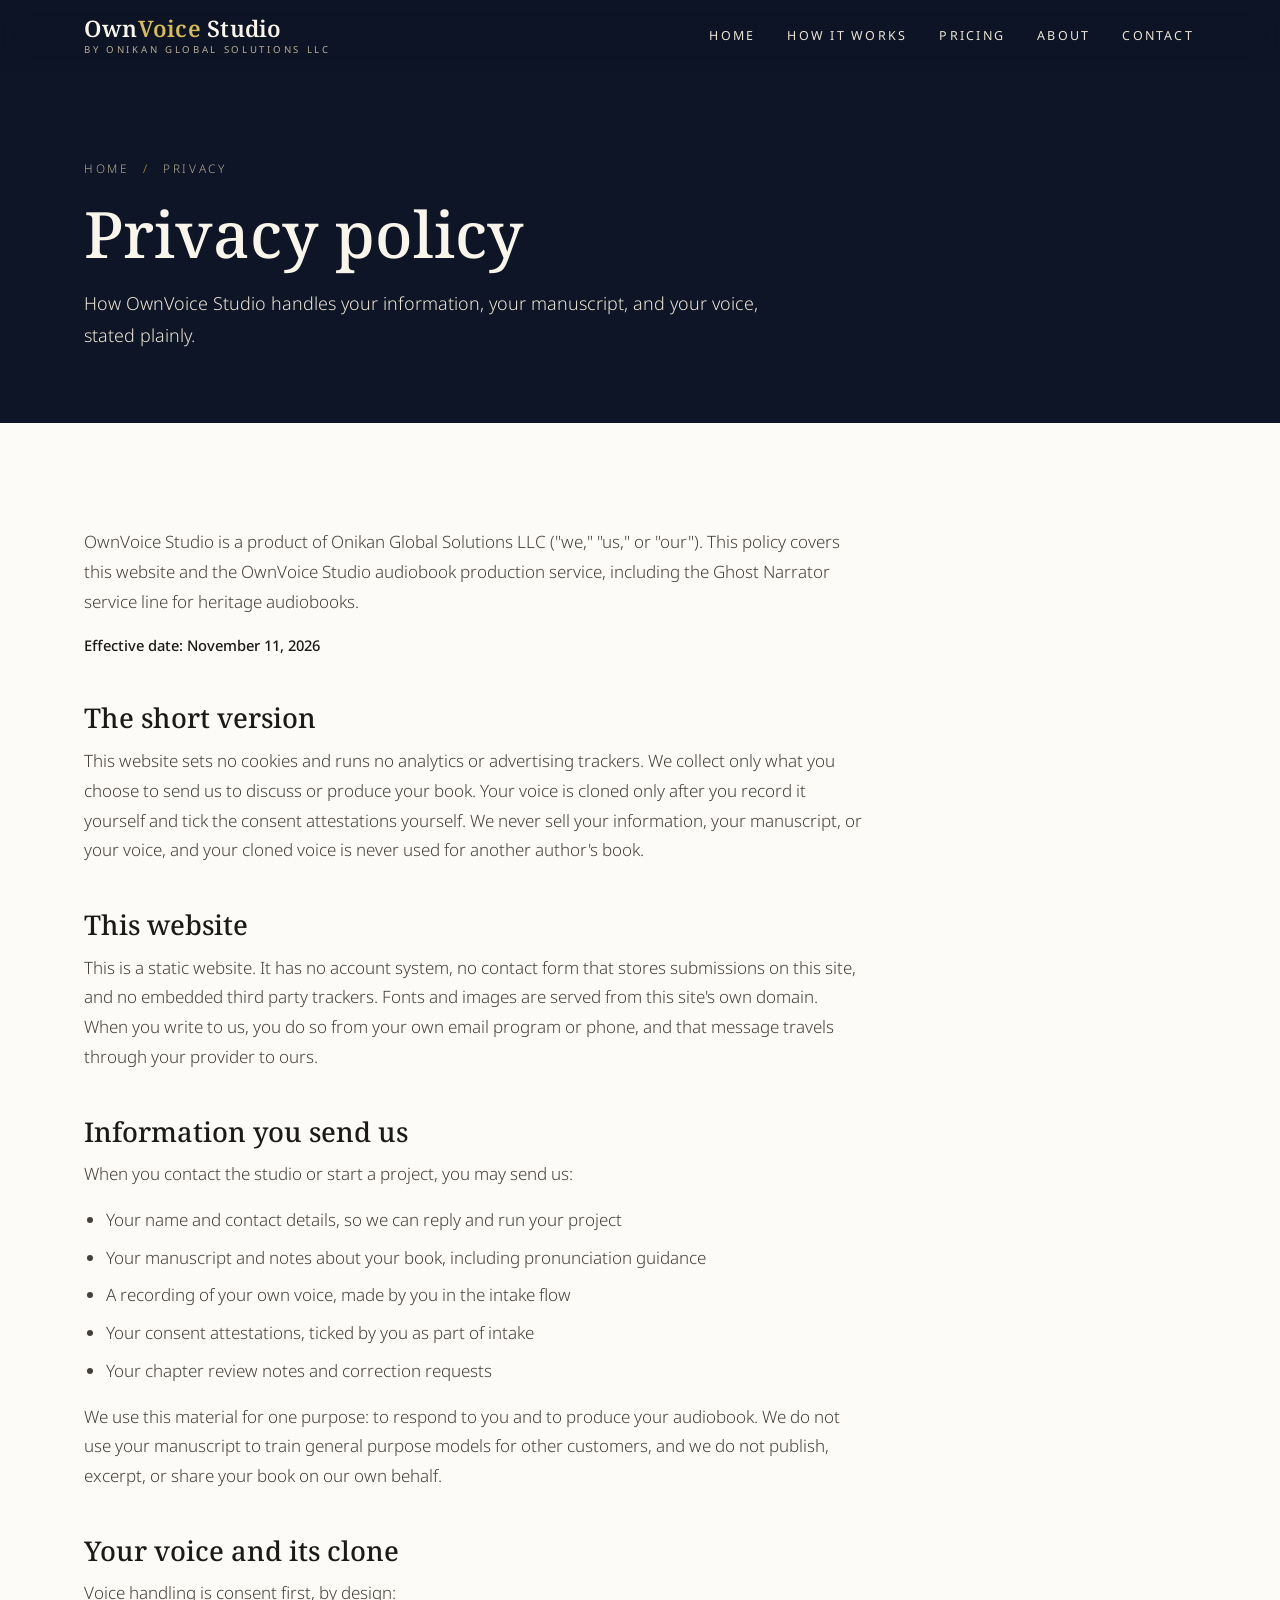
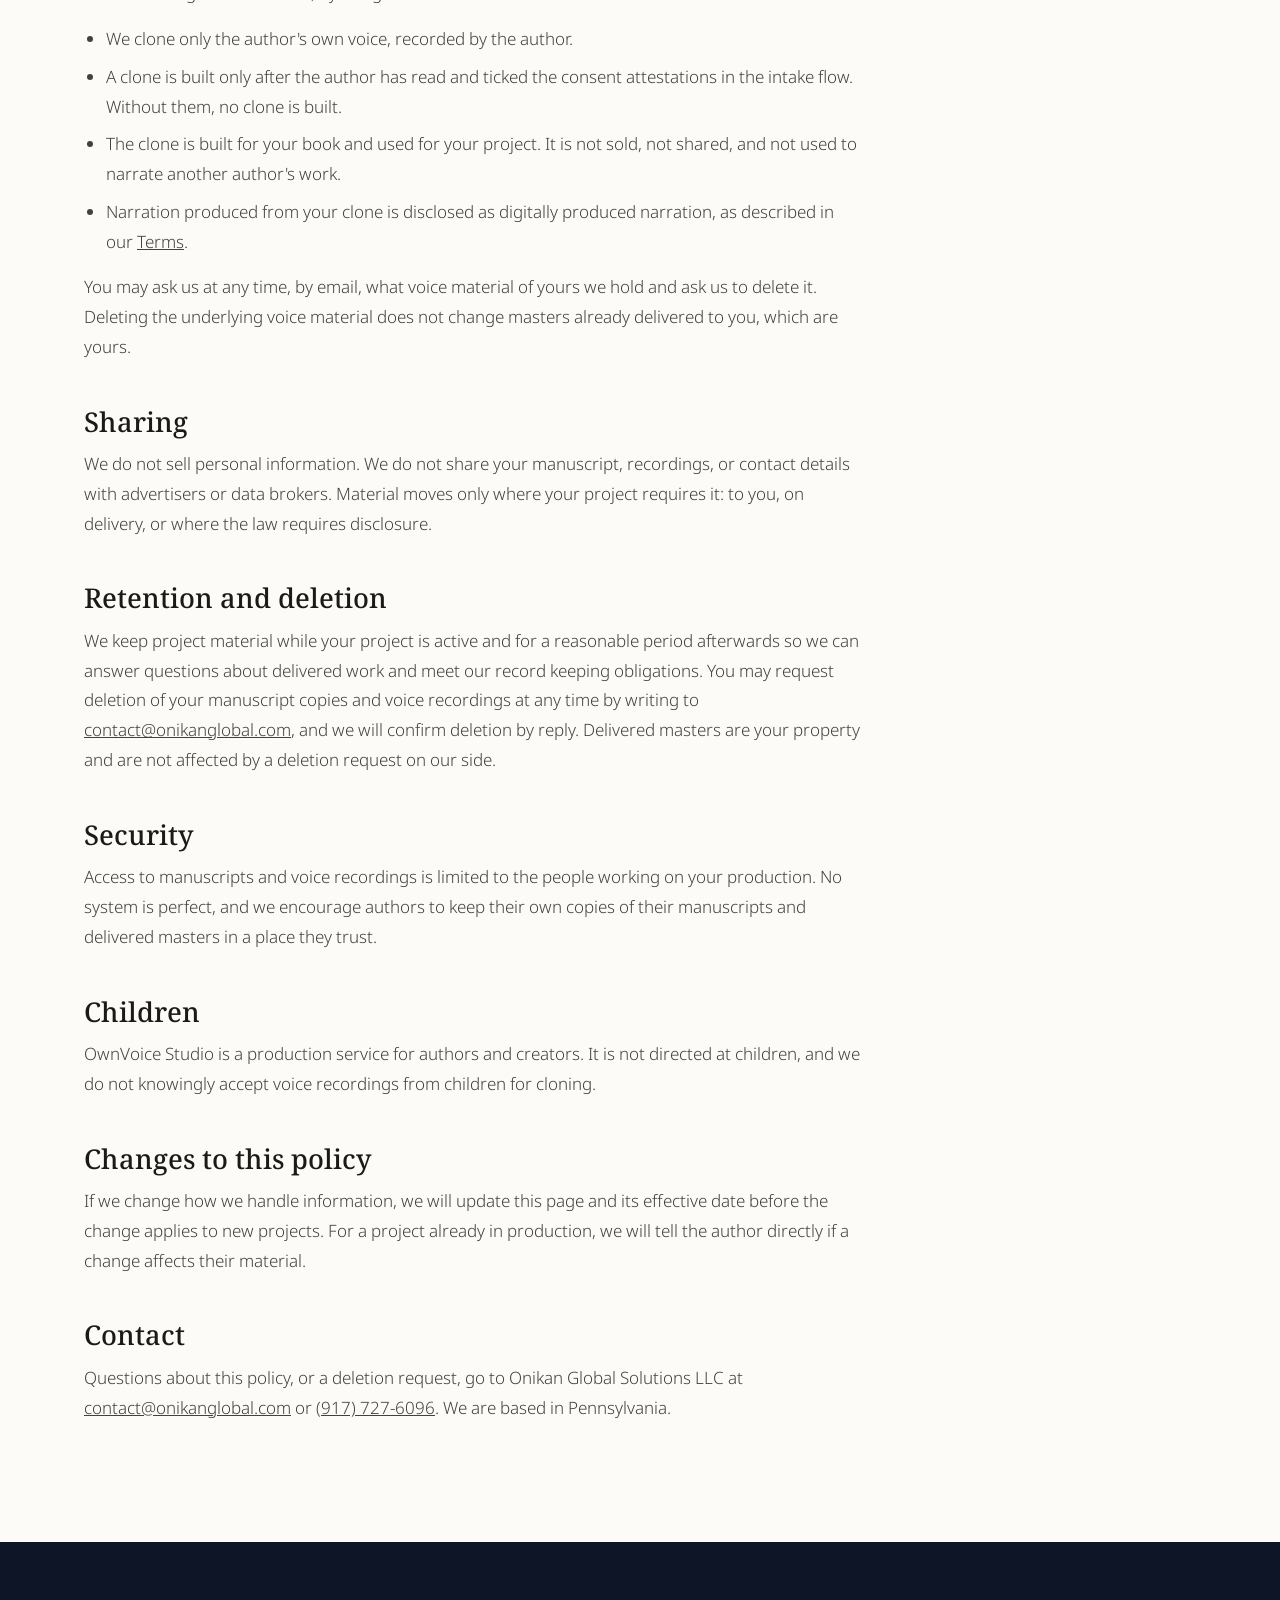
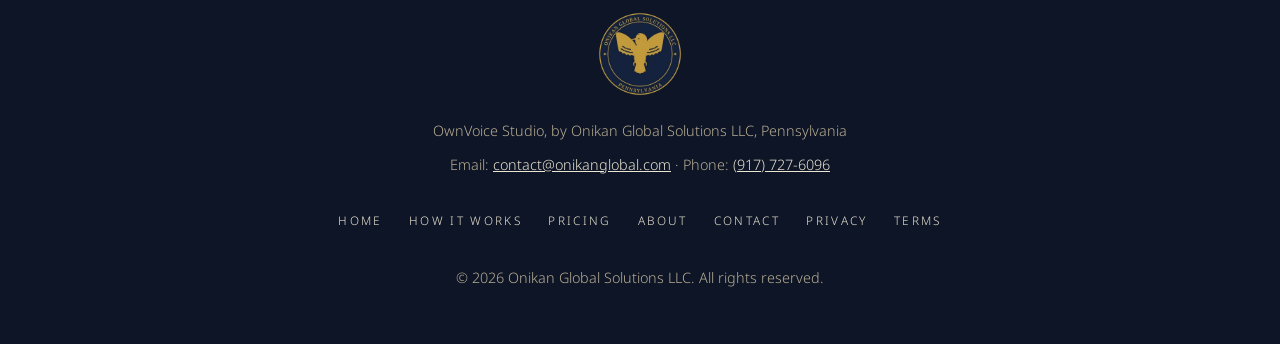
<file: privacy.html>
<!DOCTYPE html>
<html lang="en">
<head>
<meta charset="utf-8">
<meta name="viewport" content="width=device-width, initial-scale=1.0">
<meta name="referrer" content="strict-origin-when-cross-origin">
<title>Privacy Policy | OwnVoice Studio</title>
<meta name="description" content="Privacy policy for OwnVoice Studio by Onikan Global Solutions LLC: this website sets no cookies and runs no analytics, voice clones are built only with the author's own consent, and manuscripts and recordings are never sold.">
<link rel="icon" href="assets/img/brand/favicon.ico" sizes="48x48">
<link rel="icon" type="image/png" sizes="32x32" href="assets/img/brand/favicon-32.png">
<link rel="icon" type="image/png" sizes="16x16" href="assets/img/brand/favicon-16.png">
<link rel="apple-touch-icon" sizes="180x180" href="assets/img/brand/apple-touch-icon.png">
<meta name="theme-color" content="#14213C">
<link rel="manifest" href="site.webmanifest">
<link rel="canonical" href="https://ownvoice.tech/privacy.html">
<meta property="og:type" content="website">
<meta property="og:site_name" content="OwnVoice Studio">
<meta property="og:title" content="Privacy Policy | OwnVoice Studio">
<meta property="og:description" content="No cookies, no analytics on this site. Voice clones only with the author's consent. Manuscripts and recordings are never sold.">
<meta property="og:url" content="https://ownvoice.tech/privacy.html">
<meta property="og:image" content="https://ownvoice.tech/assets/img/brand/og-share.jpg">
<meta property="og:image:width" content="1200">
<meta property="og:image:height" content="630">
<meta property="og:image:alt" content="OwnVoice Studio by Onikan Global Solutions LLC">
<meta name="twitter:card" content="summary_large_image">
<meta name="twitter:title" content="Privacy Policy | OwnVoice Studio">
<meta name="twitter:description" content="No cookies, no analytics on this site. Voice clones only with the author's consent. Manuscripts and recordings are never sold.">
<meta name="twitter:image" content="https://ownvoice.tech/assets/img/brand/og-share.jpg">
<link rel="stylesheet" href="css/fonts.css">
<link rel="stylesheet" href="css/styles.css">
<script>document.documentElement.classList.add("js");</script>
</head>
<body>
<a class="skip-link" href="#main">Skip to main content</a>

<header class="site-header">
  <div class="wrap header-in">
    <a class="brand" href="index.html" aria-label="OwnVoice Studio, home">
      <span class="brand-name">Own<em>Voice</em> Studio</span>
      <span class="brand-sub">By Onikan Global Solutions LLC</span>
    </a>
    <button class="nav-toggle" aria-expanded="false" aria-controls="main-nav">Menu</button>
    <nav class="main-nav" id="main-nav" aria-label="Main">
      <a href="index.html">Home</a>
      <a href="process.html">How It Works</a>
      <a href="pricing.html">Pricing</a>
      <a href="about.html">About</a>
      <a href="contact.html">Contact</a>
    </nav>
  </div>
</header>

<main id="main">

  <div class="page-band on-dark">
    <div class="wrap">
      <p class="band-crumb"><a href="index.html">Home</a> <span class="sep" aria-hidden="true">/</span> <span>Privacy</span></p>
      <h1>Privacy policy</h1>
      <p class="lede">How OwnVoice Studio handles your information, your manuscript, and your voice, stated plainly.</p>
    </div>
  </div>

  <section class="wrap">
    <div class="prose">
      <p>OwnVoice Studio is a product of Onikan Global Solutions LLC ("we," "us," or "our"). This policy covers this website and the OwnVoice Studio audiobook production service, including the Ghost Narrator service line for heritage audiobooks.</p>
      <p class="updated"><strong>Effective date: November 11, 2026</strong></p>

      <h2>The short version</h2>
      <p>This website sets no cookies and runs no analytics or advertising trackers. We collect only what you choose to send us to discuss or produce your book. Your voice is cloned only after you record it yourself and tick the consent attestations yourself. We never sell your information, your manuscript, or your voice, and your cloned voice is never used for another author's book.</p>

      <h2>This website</h2>
      <p>This is a static website. It has no account system, no contact form that stores submissions on this site, and no embedded third party trackers. Fonts and images are served from this site's own domain. When you write to us, you do so from your own email program or phone, and that message travels through your provider to ours.</p>

      <h2>Information you send us</h2>
      <p>When you contact the studio or start a project, you may send us:</p>
      <ul>
        <li>Your name and contact details, so we can reply and run your project</li>
        <li>Your manuscript and notes about your book, including pronunciation guidance</li>
        <li>A recording of your own voice, made by you in the intake flow</li>
        <li>Your consent attestations, ticked by you as part of intake</li>
        <li>Your chapter review notes and correction requests</li>
      </ul>
      <p>We use this material for one purpose: to respond to you and to produce your audiobook. We do not use your manuscript to train general purpose models for other customers, and we do not publish, excerpt, or share your book on our own behalf.</p>

      <h2>Your voice and its clone</h2>
      <p>Voice handling is consent first, by design:</p>
      <ul>
        <li>We clone only the author's own voice, recorded by the author.</li>
        <li>A clone is built only after the author has read and ticked the consent attestations in the intake flow. Without them, no clone is built.</li>
        <li>The clone is built for your book and used for your project. It is not sold, not shared, and not used to narrate another author's work.</li>
        <li>Narration produced from your clone is disclosed as digitally produced narration, as described in our <a href="terms.html">Terms</a>.</li>
      </ul>
      <p>You may ask us at any time, by email, what voice material of yours we hold and ask us to delete it. Deleting the underlying voice material does not change masters already delivered to you, which are yours.</p>

      <h2>Sharing</h2>
      <p>We do not sell personal information. We do not share your manuscript, recordings, or contact details with advertisers or data brokers. Material moves only where your project requires it: to you, on delivery, or where the law requires disclosure.</p>

      <h2>Retention and deletion</h2>
      <p>We keep project material while your project is active and for a reasonable period afterwards so we can answer questions about delivered work and meet our record keeping obligations. You may request deletion of your manuscript copies and voice recordings at any time by writing to <a href="mailto:contact@onikanglobal.com">contact@onikanglobal.com</a>, and we will confirm deletion by reply. Delivered masters are your property and are not affected by a deletion request on our side.</p>

      <h2>Security</h2>
      <p>Access to manuscripts and voice recordings is limited to the people working on your production. No system is perfect, and we encourage authors to keep their own copies of their manuscripts and delivered masters in a place they trust.</p>

      <h2>Children</h2>
      <p>OwnVoice Studio is a production service for authors and creators. It is not directed at children, and we do not knowingly accept voice recordings from children for cloning.</p>

      <h2>Changes to this policy</h2>
      <p>If we change how we handle information, we will update this page and its effective date before the change applies to new projects. For a project already in production, we will tell the author directly if a change affects their material.</p>

      <h2>Contact</h2>
      <p>Questions about this policy, or a deletion request, go to Onikan Global Solutions LLC at <a href="mailto:contact@onikanglobal.com">contact@onikanglobal.com</a> or <a href="tel:+19177276096">(917) 727-6096</a>. We are based in Pennsylvania.</p>
    </div>
  </section>

</main>

<footer class="site-footer">
  <div class="wrap footer-in">
    <img class="footer-seal" src="assets/img/brand/anzu-seal-240.webp" width="240" height="240" loading="lazy" decoding="async" alt="The Anzu, emblem of Onikan Global Solutions LLC">
    <p class="fine">OwnVoice Studio, by Onikan Global Solutions LLC, Pennsylvania</p>
    <p class="fine">Email: <a class="foot-mail" href="mailto:contact@onikanglobal.com">contact@onikanglobal.com</a> &middot; Phone: <a class="foot-mail" href="tel:+19177276096">(917) 727-6096</a></p>
    <nav aria-label="Footer">
      <a href="index.html">Home</a>
      <a href="process.html">How It Works</a>
      <a href="pricing.html">Pricing</a>
      <a href="about.html">About</a>
      <a href="contact.html">Contact</a>
      <a href="privacy.html">Privacy</a>
      <a href="terms.html">Terms</a>
    </nav>
    <p class="fine">&copy; <span data-year>2026</span> Onikan Global Solutions LLC. All rights reserved.</p>
  </div>
</footer>

<script src="js/main.js"></script>
</body>
</html>
</file>
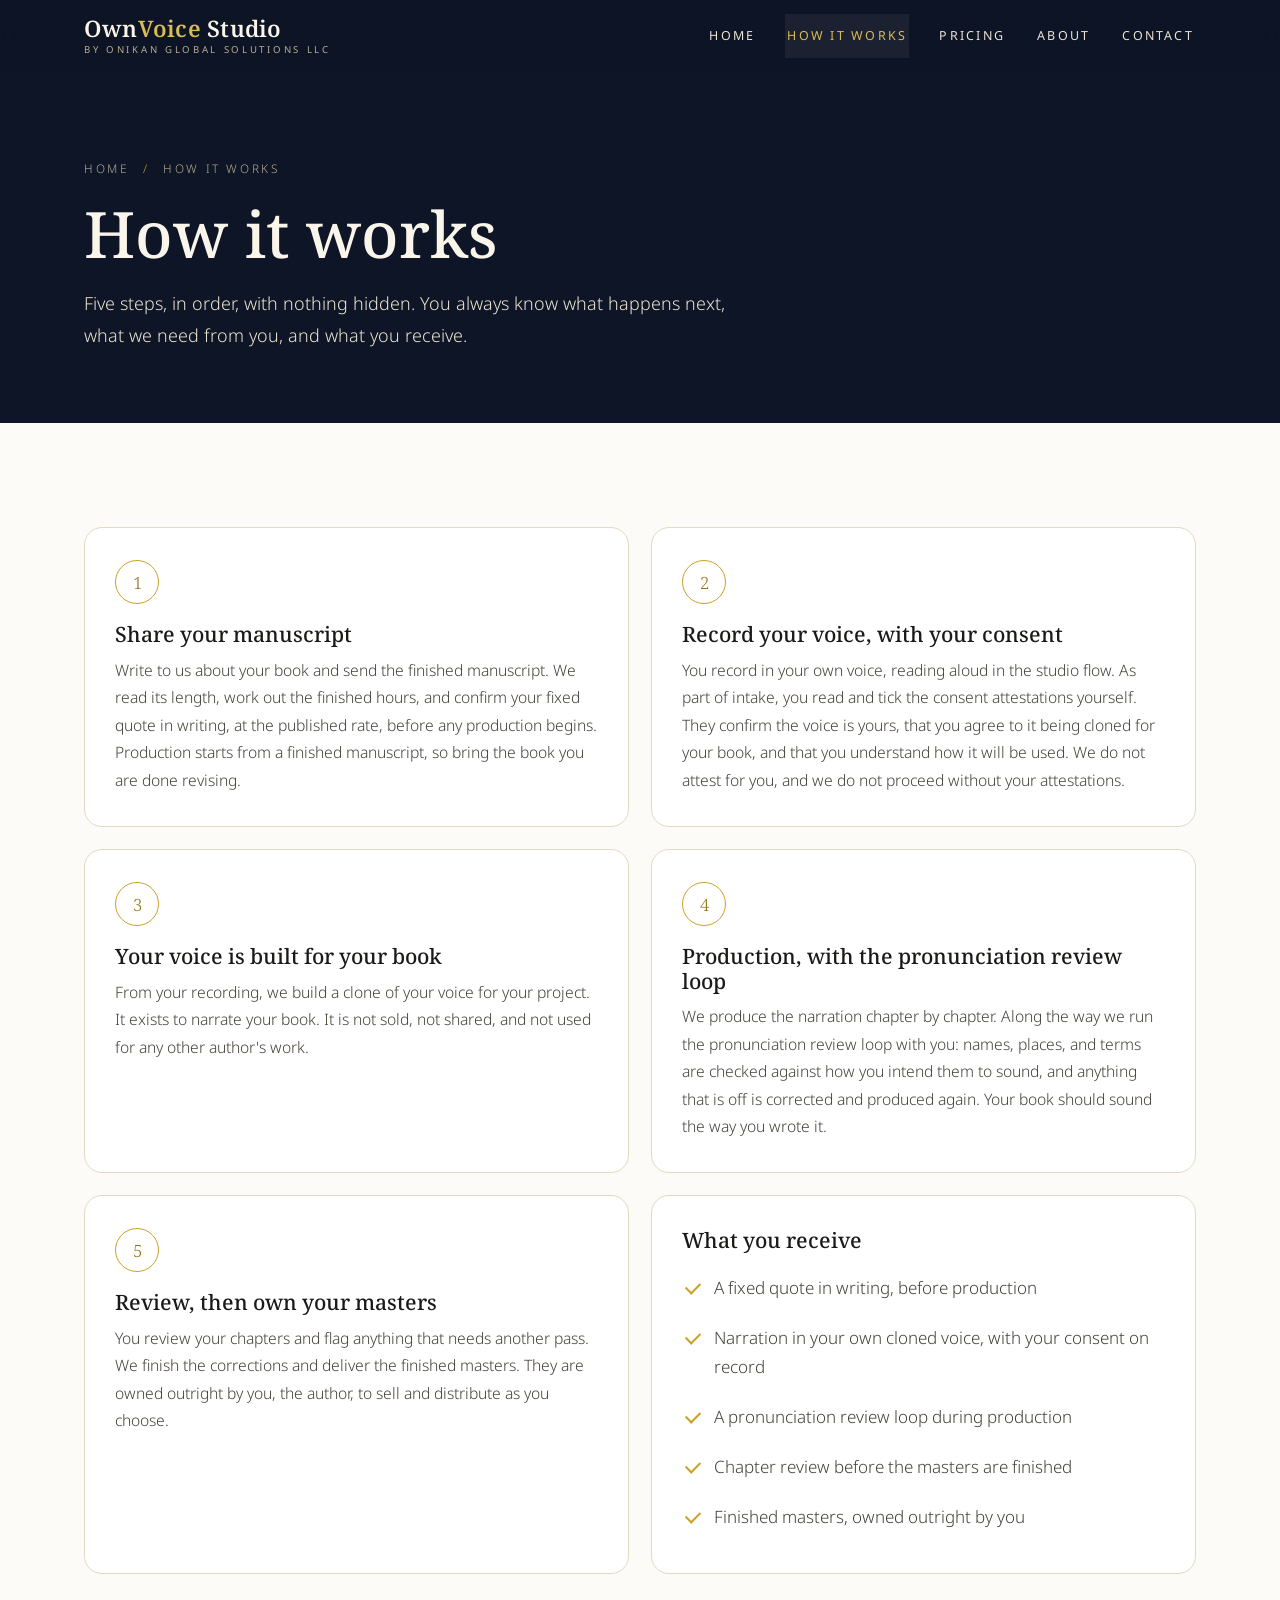
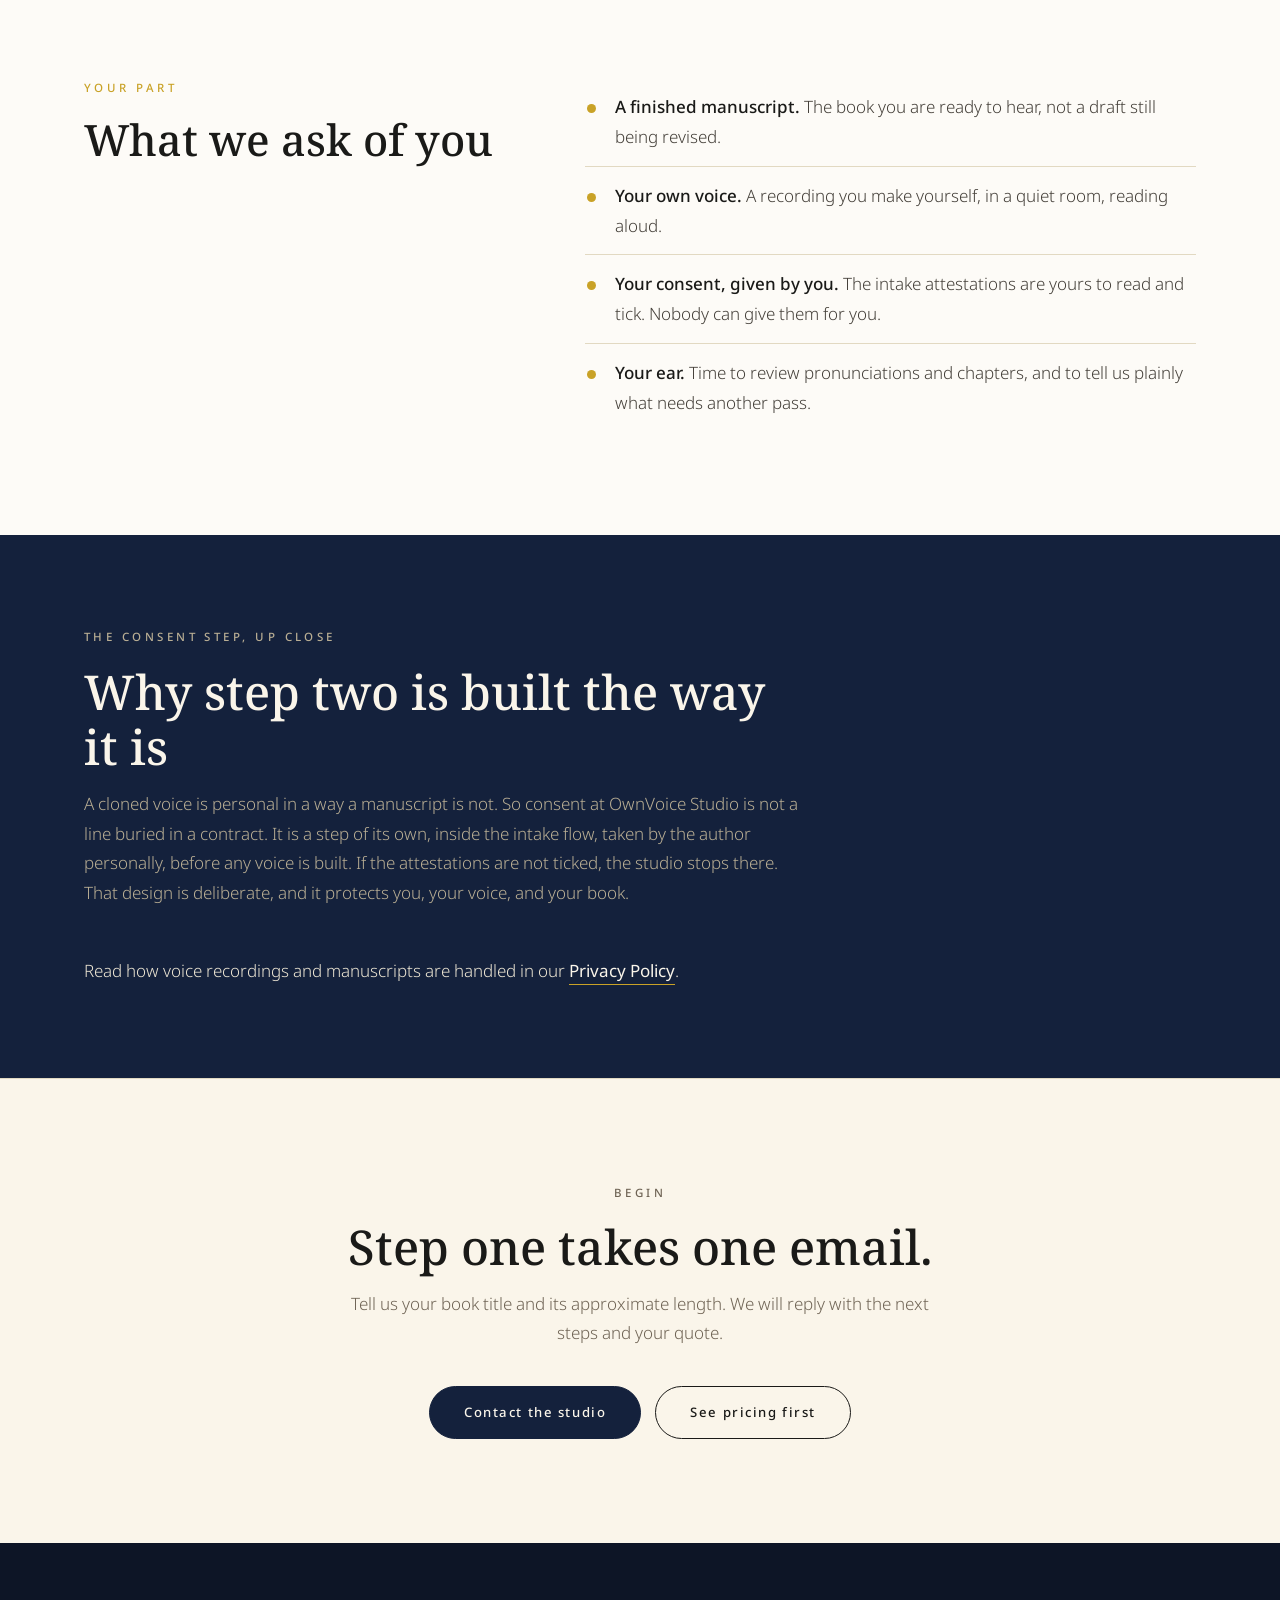
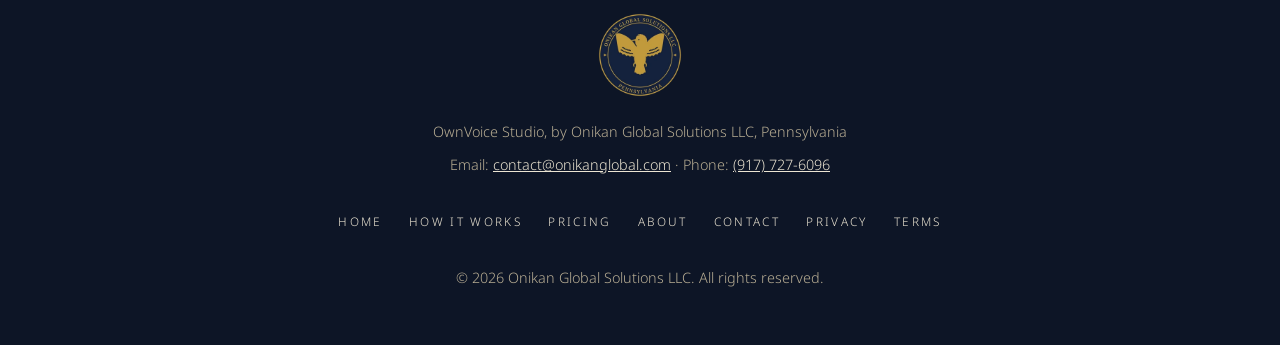
<file: process.html>
<!DOCTYPE html>
<html lang="en">
<head>
<meta charset="utf-8">
<meta name="viewport" content="width=device-width, initial-scale=1.0">
<meta name="referrer" content="strict-origin-when-cross-origin">
<title>How It Works | OwnVoice Studio</title>
<meta name="description" content="The OwnVoice Studio process, step by step: share your manuscript, record your voice with your consent, approve the sound through the pronunciation review loop, review your chapters, and receive finished masters you own outright.">
<link rel="icon" href="assets/img/brand/favicon.ico" sizes="48x48">
<link rel="icon" type="image/png" sizes="32x32" href="assets/img/brand/favicon-32.png">
<link rel="icon" type="image/png" sizes="16x16" href="assets/img/brand/favicon-16.png">
<link rel="apple-touch-icon" sizes="180x180" href="assets/img/brand/apple-touch-icon.png">
<meta name="theme-color" content="#14213C">
<link rel="manifest" href="site.webmanifest">
<link rel="canonical" href="https://ownvoice.tech/process.html">
<meta property="og:type" content="website">
<meta property="og:site_name" content="OwnVoice Studio">
<meta property="og:title" content="How It Works | OwnVoice Studio">
<meta property="og:description" content="Five steps from manuscript to finished masters you own outright, with consent first and pronunciation reviewed with you.">
<meta property="og:url" content="https://ownvoice.tech/process.html">
<meta property="og:image" content="https://ownvoice.tech/assets/img/brand/og-share.jpg">
<meta property="og:image:width" content="1200">
<meta property="og:image:height" content="630">
<meta property="og:image:alt" content="OwnVoice Studio by Onikan Global Solutions LLC">
<meta name="twitter:card" content="summary_large_image">
<meta name="twitter:title" content="How It Works | OwnVoice Studio">
<meta name="twitter:description" content="Five steps from manuscript to finished masters you own outright, with consent first and pronunciation reviewed with you.">
<meta name="twitter:image" content="https://ownvoice.tech/assets/img/brand/og-share.jpg">
<link rel="stylesheet" href="css/fonts.css">
<link rel="stylesheet" href="css/styles.css">
<script>document.documentElement.classList.add("js");</script>
</head>
<body>
<a class="skip-link" href="#main">Skip to main content</a>

<header class="site-header">
  <div class="wrap header-in">
    <a class="brand" href="index.html" aria-label="OwnVoice Studio, home">
      <span class="brand-name">Own<em>Voice</em> Studio</span>
      <span class="brand-sub">By Onikan Global Solutions LLC</span>
    </a>
    <button class="nav-toggle" aria-expanded="false" aria-controls="main-nav">Menu</button>
    <nav class="main-nav" id="main-nav" aria-label="Main">
      <a href="index.html">Home</a>
      <a href="process.html" aria-current="page">How It Works</a>
      <a href="pricing.html">Pricing</a>
      <a href="about.html">About</a>
      <a href="contact.html">Contact</a>
    </nav>
  </div>
</header>

<main id="main">

  <div class="page-band on-dark">
    <div class="wrap">
      <p class="band-crumb"><a href="index.html">Home</a> <span class="sep" aria-hidden="true">/</span> <span>How It Works</span></p>
      <h1>How it works</h1>
      <p class="lede">Five steps, in order, with nothing hidden. You always know what happens next, what we need from you, and what you receive.</p>
    </div>
  </div>

  <section class="wrap" aria-labelledby="steps-h">
    <h2 id="steps-h" class="sr-only" style="position:absolute;left:-9999px">The five steps</h2>
    <div class="grid grid-2">
      <article class="card reveal">
        <span class="step-no">1</span>
        <h3>Share your manuscript</h3>
        <p>Write to us about your book and send the finished manuscript. We read its length, work out the finished hours, and confirm your fixed quote in writing, at the published rate, before any production begins. Production starts from a finished manuscript, so bring the book you are done revising.</p>
      </article>
      <article class="card reveal">
        <span class="step-no">2</span>
        <h3>Record your voice, with your consent</h3>
        <p>You record in your own voice, reading aloud in the studio flow. As part of intake, you read and tick the consent attestations yourself. They confirm the voice is yours, that you agree to it being cloned for your book, and that you understand how it will be used. We do not attest for you, and we do not proceed without your attestations.</p>
      </article>
      <article class="card reveal">
        <span class="step-no">3</span>
        <h3>Your voice is built for your book</h3>
        <p>From your recording, we build a clone of your voice for your project. It exists to narrate your book. It is not sold, not shared, and not used for any other author's work.</p>
      </article>
      <article class="card reveal">
        <span class="step-no">4</span>
        <h3>Production, with the pronunciation review loop</h3>
        <p>We produce the narration chapter by chapter. Along the way we run the pronunciation review loop with you: names, places, and terms are checked against how you intend them to sound, and anything that is off is corrected and produced again. Your book should sound the way you wrote it.</p>
      </article>
      <article class="card reveal">
        <span class="step-no">5</span>
        <h3>Review, then own your masters</h3>
        <p>You review your chapters and flag anything that needs another pass. We finish the corrections and deliver the finished masters. They are owned outright by you, the author, to sell and distribute as you choose.</p>
      </article>
      <article class="card reveal">
        <h3>What you receive</h3>
        <ul class="tick-list">
          <li>A fixed quote in writing, before production</li>
          <li>Narration in your own cloned voice, with your consent on record</li>
          <li>A pronunciation review loop during production</li>
          <li>Chapter review before the masters are finished</li>
          <li>Finished masters, owned outright by you</li>
        </ul>
      </article>
    </div>
  </section>

  <section class="wrap" style="padding-top:0" aria-labelledby="ask-h">
    <div class="split">
      <div>
        <p class="eyebrow">Your part</p>
        <h2 id="ask-h" style="font-size:clamp(1.9rem,3.4vw,2.7rem);margin-top:16px">What we ask of you</h2>
      </div>
      <div>
        <ul class="plain-list">
          <li><strong>A finished manuscript.</strong> The book you are ready to hear, not a draft still being revised.</li>
          <li><strong>Your own voice.</strong> A recording you make yourself, in a quiet room, reading aloud.</li>
          <li><strong>Your consent, given by you.</strong> The intake attestations are yours to read and tick. Nobody can give them for you.</li>
          <li><strong>Your ear.</strong> Time to review pronunciations and chapters, and to tell us plainly what needs another pass.</li>
        </ul>
      </div>
    </div>
  </section>

  <div class="dark-band on-dark">
    <div class="wrap">
      <div class="section-head">
        <p class="eyebrow">The consent step, up close</p>
        <h2>Why step two is built the way it is</h2>
        <p>A cloned voice is personal in a way a manuscript is not. So consent at OwnVoice Studio is not a line buried in a contract. It is a step of its own, inside the intake flow, taken by the author personally, before any voice is built. If the attestations are not ticked, the studio stops there. That design is deliberate, and it protects you, your voice, and your book.</p>
      </div>
      <p style="max-width:780px">Read how voice recordings and manuscripts are handled in our <a class="gold-link" href="privacy.html" style="color:var(--cream)">Privacy Policy</a>.</p>
    </div>
  </div>

  <section class="cta-band">
    <div class="wrap">
      <p class="eyebrow">Begin</p>
      <h2>Step one takes one email.</h2>
      <p>Tell us your book title and its approximate length. We will reply with the next steps and your quote.</p>
      <div class="btn-row">
        <a class="btn btn-navy" href="contact.html">Contact the studio</a>
        <a class="btn btn-line" href="pricing.html">See pricing first</a>
      </div>
    </div>
  </section>

</main>

<footer class="site-footer">
  <div class="wrap footer-in">
    <img class="footer-seal" src="assets/img/brand/anzu-seal-240.webp" width="240" height="240" loading="lazy" decoding="async" alt="The Anzu, emblem of Onikan Global Solutions LLC">
    <p class="fine">OwnVoice Studio, by Onikan Global Solutions LLC, Pennsylvania</p>
    <p class="fine">Email: <a class="foot-mail" href="mailto:contact@onikanglobal.com">contact@onikanglobal.com</a> &middot; Phone: <a class="foot-mail" href="tel:+19177276096">(917) 727-6096</a></p>
    <nav aria-label="Footer">
      <a href="index.html">Home</a>
      <a href="process.html">How It Works</a>
      <a href="pricing.html">Pricing</a>
      <a href="about.html">About</a>
      <a href="contact.html">Contact</a>
      <a href="privacy.html">Privacy</a>
      <a href="terms.html">Terms</a>
    </nav>
    <p class="fine">&copy; <span data-year>2026</span> Onikan Global Solutions LLC. All rights reserved.</p>
  </div>
</footer>

<script src="js/main.js"></script>
</body>
</html>
</file>
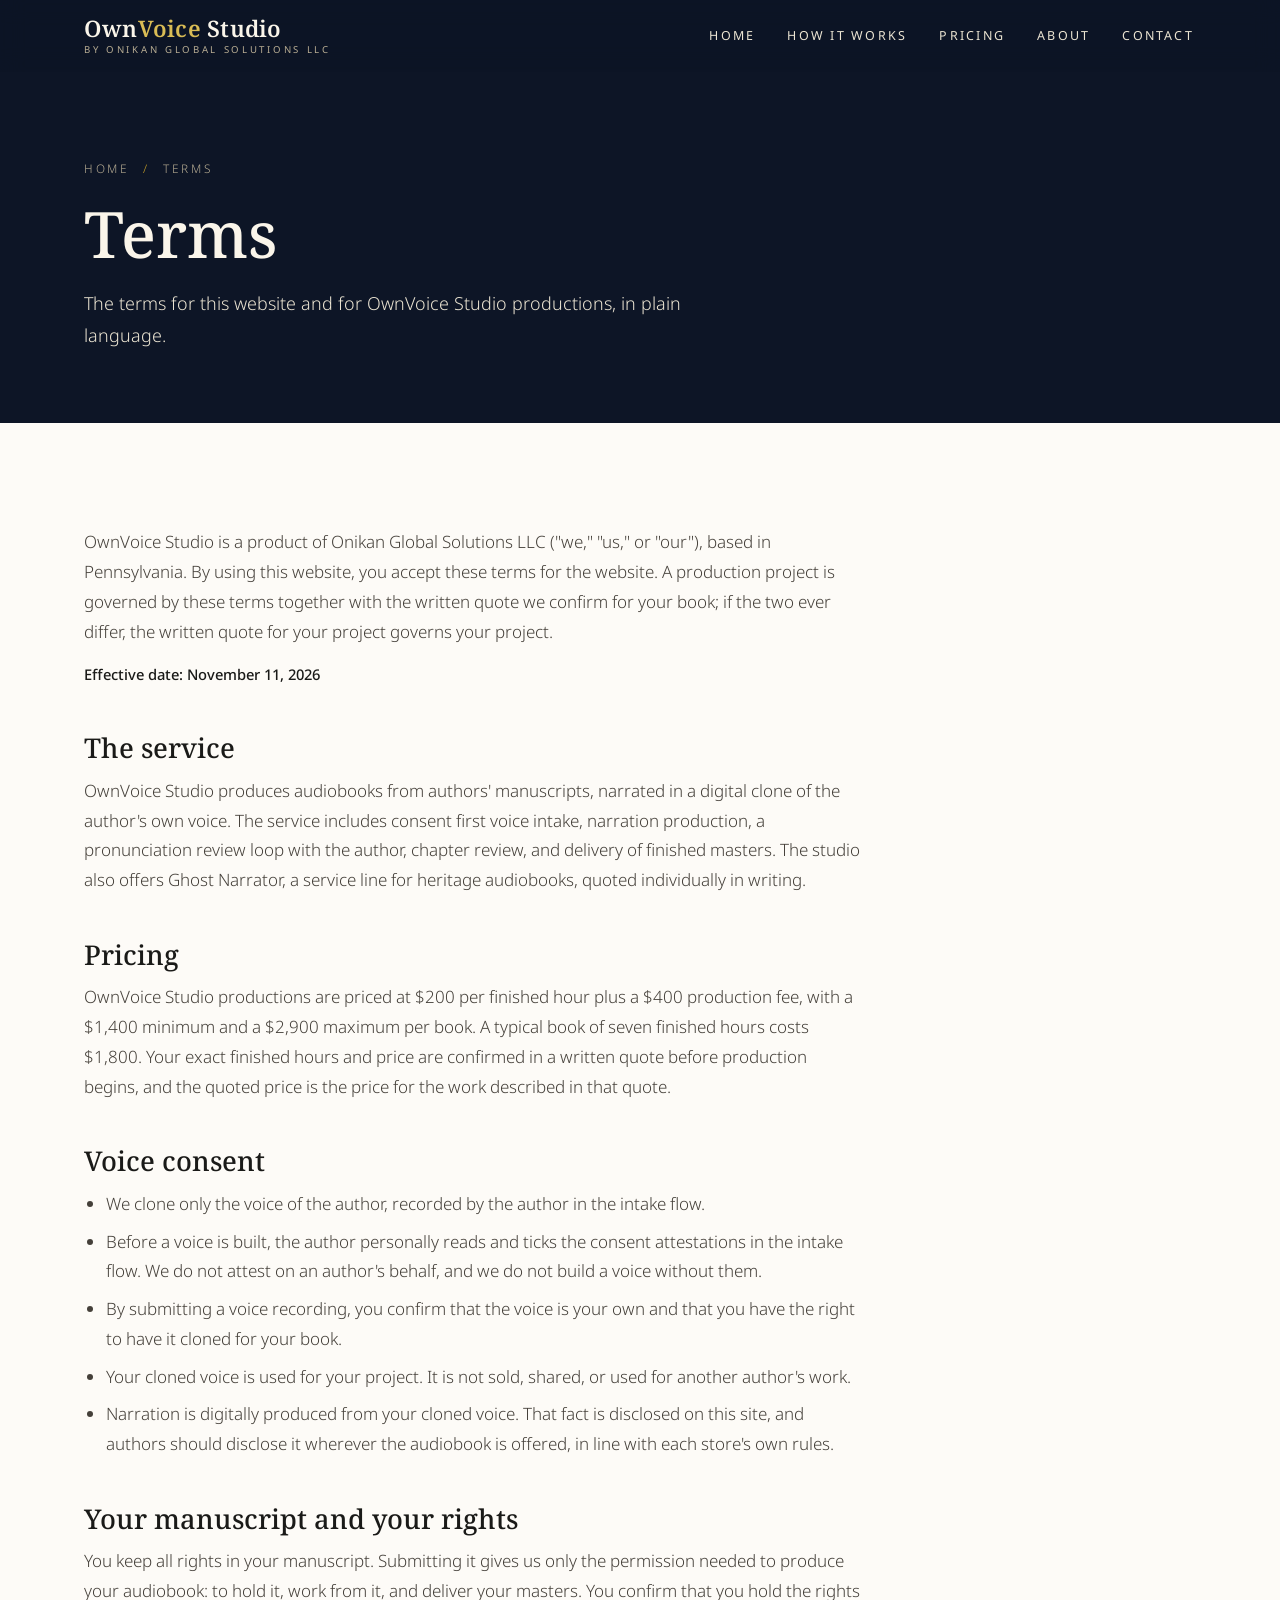
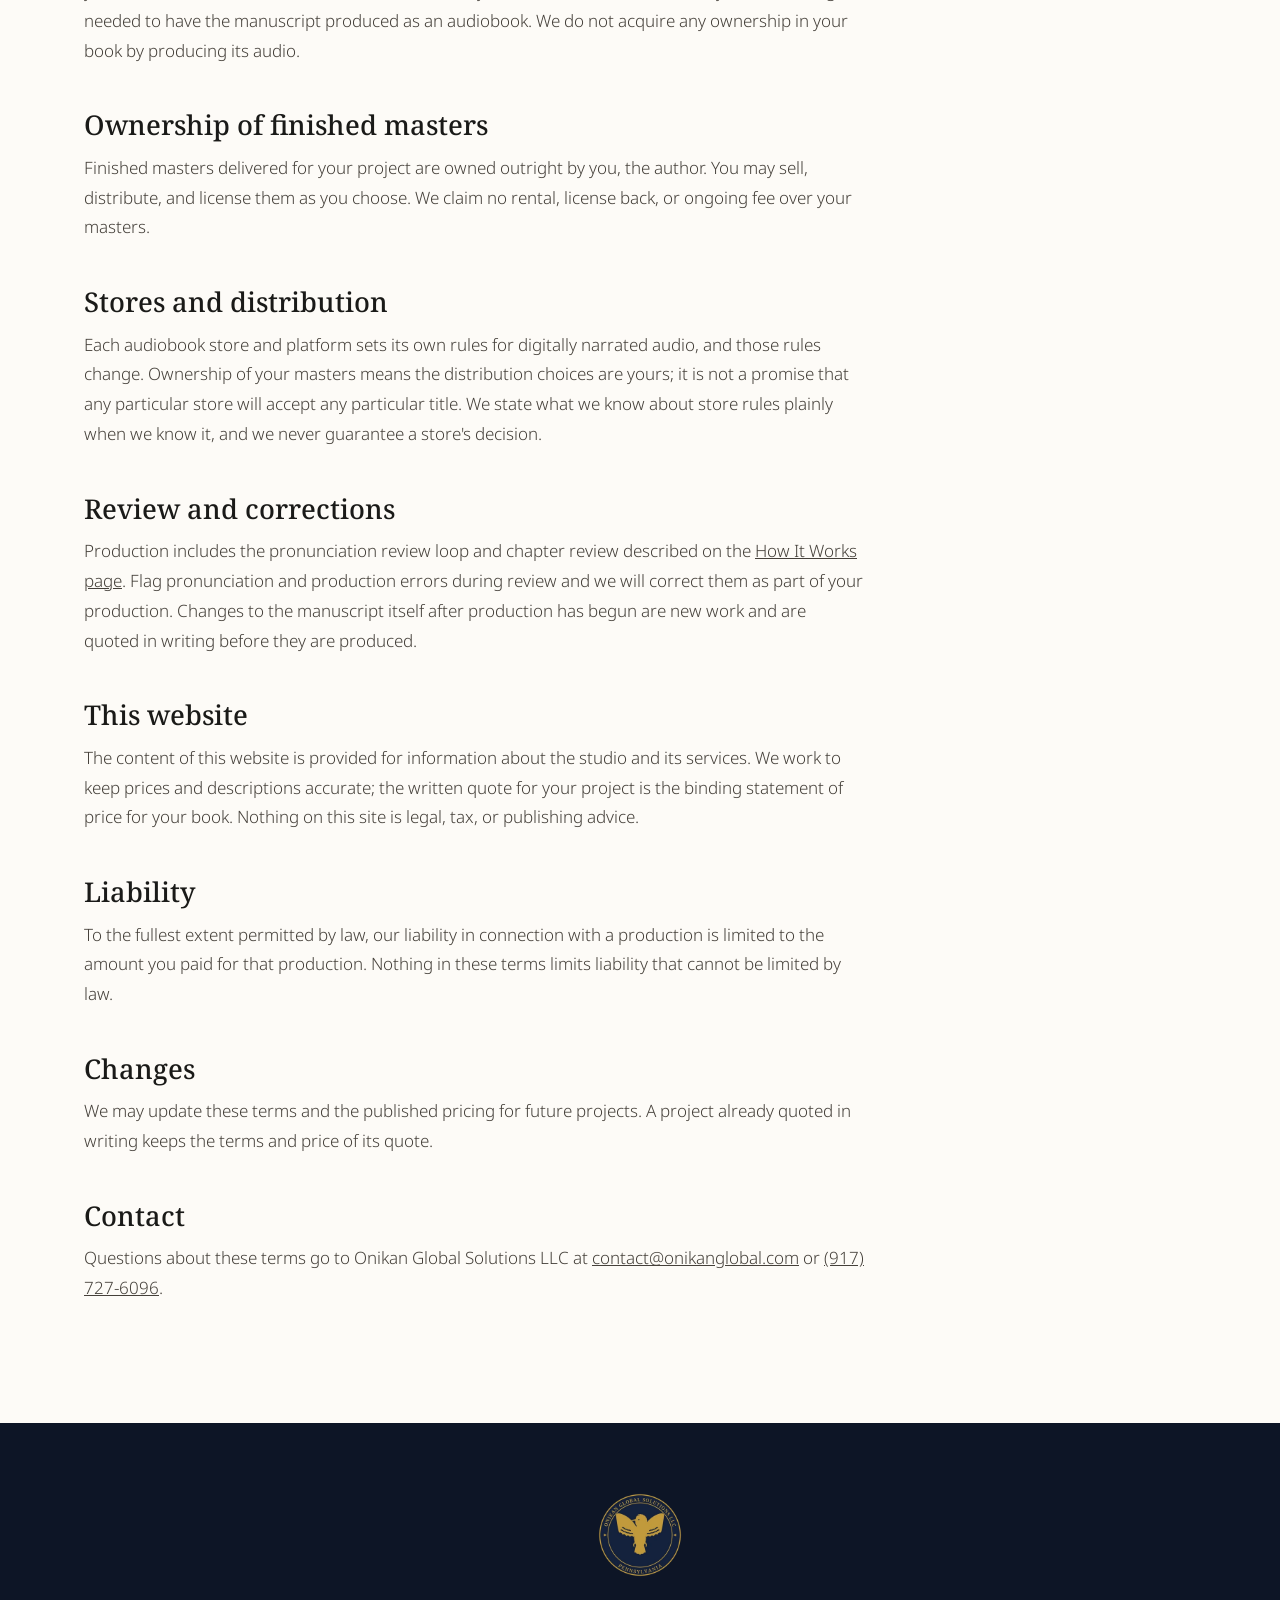
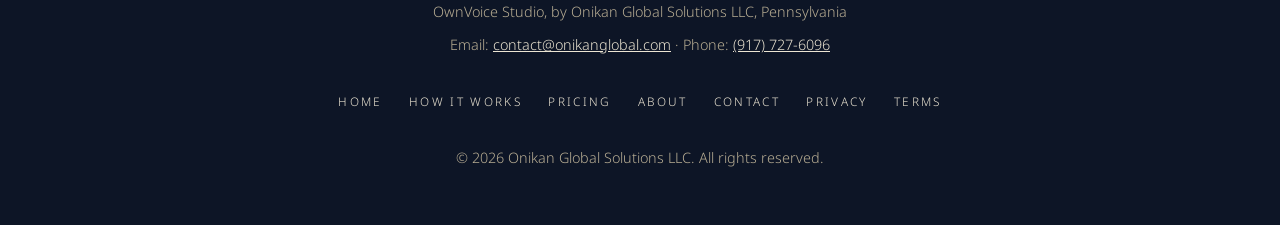
<file: terms.html>
<!DOCTYPE html>
<html lang="en">
<head>
<meta charset="utf-8">
<meta name="viewport" content="width=device-width, initial-scale=1.0">
<meta name="referrer" content="strict-origin-when-cross-origin">
<title>Terms | OwnVoice Studio</title>
<meta name="description" content="Terms for OwnVoice Studio by Onikan Global Solutions LLC: service description, published pricing, voice consent, manuscript rights, and ownership of finished masters by the author.">
<link rel="icon" href="assets/img/brand/favicon.ico" sizes="48x48">
<link rel="icon" type="image/png" sizes="32x32" href="assets/img/brand/favicon-32.png">
<link rel="icon" type="image/png" sizes="16x16" href="assets/img/brand/favicon-16.png">
<link rel="apple-touch-icon" sizes="180x180" href="assets/img/brand/apple-touch-icon.png">
<meta name="theme-color" content="#14213C">
<link rel="manifest" href="site.webmanifest">
<link rel="canonical" href="https://ownvoice.tech/terms.html">
<meta property="og:type" content="website">
<meta property="og:site_name" content="OwnVoice Studio">
<meta property="og:title" content="Terms | OwnVoice Studio">
<meta property="og:description" content="The service, the published price, consent for your voice, and masters owned outright by you.">
<meta property="og:url" content="https://ownvoice.tech/terms.html">
<meta property="og:image" content="https://ownvoice.tech/assets/img/brand/og-share.jpg">
<meta property="og:image:width" content="1200">
<meta property="og:image:height" content="630">
<meta property="og:image:alt" content="OwnVoice Studio by Onikan Global Solutions LLC">
<meta name="twitter:card" content="summary_large_image">
<meta name="twitter:title" content="Terms | OwnVoice Studio">
<meta name="twitter:description" content="The service, the published price, consent for your voice, and masters owned outright by you.">
<meta name="twitter:image" content="https://ownvoice.tech/assets/img/brand/og-share.jpg">
<link rel="stylesheet" href="css/fonts.css">
<link rel="stylesheet" href="css/styles.css">
<script>document.documentElement.classList.add("js");</script>
</head>
<body>
<a class="skip-link" href="#main">Skip to main content</a>

<header class="site-header">
  <div class="wrap header-in">
    <a class="brand" href="index.html" aria-label="OwnVoice Studio, home">
      <span class="brand-name">Own<em>Voice</em> Studio</span>
      <span class="brand-sub">By Onikan Global Solutions LLC</span>
    </a>
    <button class="nav-toggle" aria-expanded="false" aria-controls="main-nav">Menu</button>
    <nav class="main-nav" id="main-nav" aria-label="Main">
      <a href="index.html">Home</a>
      <a href="process.html">How It Works</a>
      <a href="pricing.html">Pricing</a>
      <a href="about.html">About</a>
      <a href="contact.html">Contact</a>
    </nav>
  </div>
</header>

<main id="main">

  <div class="page-band on-dark">
    <div class="wrap">
      <p class="band-crumb"><a href="index.html">Home</a> <span class="sep" aria-hidden="true">/</span> <span>Terms</span></p>
      <h1>Terms</h1>
      <p class="lede">The terms for this website and for OwnVoice Studio productions, in plain language.</p>
    </div>
  </div>

  <section class="wrap">
    <div class="prose">
      <p>OwnVoice Studio is a product of Onikan Global Solutions LLC ("we," "us," or "our"), based in Pennsylvania. By using this website, you accept these terms for the website. A production project is governed by these terms together with the written quote we confirm for your book; if the two ever differ, the written quote for your project governs your project.</p>
      <p class="updated"><strong>Effective date: November 11, 2026</strong></p>

      <h2>The service</h2>
      <p>OwnVoice Studio produces audiobooks from authors' manuscripts, narrated in a digital clone of the author's own voice. The service includes consent first voice intake, narration production, a pronunciation review loop with the author, chapter review, and delivery of finished masters. The studio also offers Ghost Narrator, a service line for heritage audiobooks, quoted individually in writing.</p>

      <h2>Pricing</h2>
      <p>OwnVoice Studio productions are priced at $200 per finished hour plus a $400 production fee, with a $1,400 minimum and a $2,900 maximum per book. A typical book of seven finished hours costs $1,800. Your exact finished hours and price are confirmed in a written quote before production begins, and the quoted price is the price for the work described in that quote.</p>

      <h2>Voice consent</h2>
      <ul>
        <li>We clone only the voice of the author, recorded by the author in the intake flow.</li>
        <li>Before a voice is built, the author personally reads and ticks the consent attestations in the intake flow. We do not attest on an author's behalf, and we do not build a voice without them.</li>
        <li>By submitting a voice recording, you confirm that the voice is your own and that you have the right to have it cloned for your book.</li>
        <li>Your cloned voice is used for your project. It is not sold, shared, or used for another author's work.</li>
        <li>Narration is digitally produced from your cloned voice. That fact is disclosed on this site, and authors should disclose it wherever the audiobook is offered, in line with each store's own rules.</li>
      </ul>

      <h2>Your manuscript and your rights</h2>
      <p>You keep all rights in your manuscript. Submitting it gives us only the permission needed to produce your audiobook: to hold it, work from it, and deliver your masters. You confirm that you hold the rights needed to have the manuscript produced as an audiobook. We do not acquire any ownership in your book by producing its audio.</p>

      <h2>Ownership of finished masters</h2>
      <p>Finished masters delivered for your project are owned outright by you, the author. You may sell, distribute, and license them as you choose. We claim no rental, license back, or ongoing fee over your masters.</p>

      <h2>Stores and distribution</h2>
      <p>Each audiobook store and platform sets its own rules for digitally narrated audio, and those rules change. Ownership of your masters means the distribution choices are yours; it is not a promise that any particular store will accept any particular title. We state what we know about store rules plainly when we know it, and we never guarantee a store's decision.</p>

      <h2>Review and corrections</h2>
      <p>Production includes the pronunciation review loop and chapter review described on the <a href="process.html">How It Works page</a>. Flag pronunciation and production errors during review and we will correct them as part of your production. Changes to the manuscript itself after production has begun are new work and are quoted in writing before they are produced.</p>

      <h2>This website</h2>
      <p>The content of this website is provided for information about the studio and its services. We work to keep prices and descriptions accurate; the written quote for your project is the binding statement of price for your book. Nothing on this site is legal, tax, or publishing advice.</p>

      <h2>Liability</h2>
      <p>To the fullest extent permitted by law, our liability in connection with a production is limited to the amount you paid for that production. Nothing in these terms limits liability that cannot be limited by law.</p>

      <h2>Changes</h2>
      <p>We may update these terms and the published pricing for future projects. A project already quoted in writing keeps the terms and price of its quote.</p>

      <h2>Contact</h2>
      <p>Questions about these terms go to Onikan Global Solutions LLC at <a href="mailto:contact@onikanglobal.com">contact@onikanglobal.com</a> or <a href="tel:+19177276096">(917) 727-6096</a>.</p>
    </div>
  </section>

</main>

<footer class="site-footer">
  <div class="wrap footer-in">
    <img class="footer-seal" src="assets/img/brand/anzu-seal-240.webp" width="240" height="240" loading="lazy" decoding="async" alt="The Anzu, emblem of Onikan Global Solutions LLC">
    <p class="fine">OwnVoice Studio, by Onikan Global Solutions LLC, Pennsylvania</p>
    <p class="fine">Email: <a class="foot-mail" href="mailto:contact@onikanglobal.com">contact@onikanglobal.com</a> &middot; Phone: <a class="foot-mail" href="tel:+19177276096">(917) 727-6096</a></p>
    <nav aria-label="Footer">
      <a href="index.html">Home</a>
      <a href="process.html">How It Works</a>
      <a href="pricing.html">Pricing</a>
      <a href="about.html">About</a>
      <a href="contact.html">Contact</a>
      <a href="privacy.html">Privacy</a>
      <a href="terms.html">Terms</a>
    </nav>
    <p class="fine">&copy; <span data-year>2026</span> Onikan Global Solutions LLC. All rights reserved.</p>
  </div>
</footer>

<script src="js/main.js"></script>
</body>
</html>
</file>
<file: css/fonts.css>
/* OwnVoice Studio: self-hosted Noto (latin subset), font-display: swap.
   Same WOFF2 files as the Onikan Global house site. Self-hosting keeps
   every request on our own origin, with no third-party stylesheet. */

@font-face {
  font-family: 'Noto Sans';
  font-style: normal;
  font-weight: 100 900;
  font-display: swap;
  src: url(../fonts/noto-sans.woff2) format('woff2');
  unicode-range: U+0000-00FF, U+0131, U+0152-0153, U+02BB-02BC, U+02C6, U+02DA, U+02DC, U+0304, U+0308, U+0329, U+2000-206F, U+20AC, U+2122, U+2191, U+2193, U+2212, U+2215, U+FEFF, U+FFFD;
}

@font-face {
  font-family: 'Noto Serif';
  font-style: normal;
  font-weight: 100 900;
  font-display: swap;
  src: url(../fonts/noto-serif.woff2) format('woff2');
  unicode-range: U+0000-00FF, U+0131, U+0152-0153, U+02BB-02BC, U+02C6, U+02DA, U+02DC, U+0304, U+0308, U+0329, U+2000-206F, U+20AC, U+2122, U+2191, U+2193, U+2212, U+2215, U+FEFF, U+FFFD;
}

@font-face {
  font-family: 'Noto Serif';
  font-style: italic;
  font-weight: 400;
  font-display: swap;
  src: url(../fonts/noto-serif-italic.woff2) format('woff2');
  unicode-range: U+0000-00FF, U+0131, U+0152-0153, U+02BB-02BC, U+02C6, U+02DA, U+02DC, U+0304, U+0308, U+0329, U+2000-206F, U+20AC, U+2122, U+2191, U+2193, U+2212, U+2215, U+FEFF, U+FFFD;
}
</file>
<file: css/styles.css>
/* OwnVoice Studio, by Onikan Global Solutions LLC.
   House language: deep navy and gold on warm paper, serif display type,
   generous air, large titles, grouped surfaces, 44px touch targets.
   Mobile first: the base styles are the small-screen design. */

:root{
  --navy:#14213C;
  --navy-deep:#0d1526;
  --ink:#1a1a18;
  --gold:#C9A227;
  --gold-soft:#d9bc55;
  --paper:#fdfbf7;
  --cream:#faf5ea;
  --stone:#f3efe4;
  --body:#45403a;
  --muted:#6f6455;
  --on-dark:#ece5d3;
  --muted-on-dark:#b9ae94;
  --line:#e2d9c2;
  --line-dark:rgba(250,245,234,.16);
  --serif:"Noto Serif",Georgia,"Times New Roman",serif;
  --sans:"Noto Sans",-apple-system,BlinkMacSystemFont,"Helvetica Neue",Arial,sans-serif;
  --wrap:1160px;
  --radius:18px;
}

*{margin:0;padding:0;box-sizing:border-box}
html{scroll-behavior:smooth}
body{
  font-family:var(--sans);
  font-weight:300;
  font-size:17px;
  line-height:1.75;
  color:var(--body);
  background:var(--paper);
  -webkit-font-smoothing:antialiased;
}
img{display:block;max-width:100%}
a{color:inherit}
.wrap{max-width:var(--wrap);margin:0 auto;padding-left:24px;padding-right:24px}
.skip-link{position:absolute;left:-9999px;top:0;background:var(--navy);color:var(--cream);padding:12px 20px;z-index:300;border-radius:0 0 10px 0}
.skip-link:focus{left:0}
:focus-visible{outline:2px solid var(--gold);outline-offset:3px}

h1,h2,h3,h4{font-family:var(--serif);font-weight:500;color:var(--ink);line-height:1.16}
.on-dark h1,.on-dark h2,.on-dark h3,.on-dark h4{color:var(--cream)}
.eyebrow{
  font-family:var(--sans);font-size:.72rem;font-weight:500;
  letter-spacing:.3em;text-transform:uppercase;color:var(--gold);
}
.lede{font-size:1.12rem;line-height:1.8}
section{padding:84px 0}
.section-head{max-width:720px;margin-bottom:48px}
.section-head h2{font-size:clamp(2rem,4.4vw,3rem);margin:16px 0 14px}
.section-head p{color:var(--muted)}
strong{font-weight:500;color:var(--ink)}
.on-dark strong{color:var(--cream)}

/* ---------- Header ---------- */
.site-header{
  position:fixed;inset:0 0 auto 0;z-index:100;
  background:rgba(13,21,38,.55);
  backdrop-filter:blur(12px);-webkit-backdrop-filter:blur(12px);
  transition:background .4s ease,box-shadow .4s ease;
}
.site-header.scrolled{background:rgba(13,21,38,.96);box-shadow:0 1px 0 var(--line-dark)}
.header-in{display:flex;align-items:center;justify-content:space-between;gap:24px;padding-top:14px;padding-bottom:14px}
.brand{flex:none;line-height:1.05;text-decoration:none}
.brand-name{font-family:var(--serif);font-size:1.42rem;font-weight:600;color:var(--cream);letter-spacing:.01em}
.brand-name em{font-style:normal;color:var(--gold-soft)}
.brand-sub{display:block;font-family:var(--sans);font-size:.6rem;font-weight:400;letter-spacing:.28em;text-transform:uppercase;color:var(--muted-on-dark);margin-top:5px}
.nav-toggle{
  display:inline-flex;align-items:center;min-height:44px;
  background:none;border:1px solid rgba(250,245,234,.45);color:var(--cream);
  font-family:var(--sans);font-size:.72rem;letter-spacing:.24em;text-transform:uppercase;
  padding:11px 20px;border-radius:999px;cursor:pointer;
}
.main-nav{
  display:none;position:absolute;top:100%;left:16px;right:16px;
  background:var(--navy-deep);border:1px solid var(--line-dark);border-radius:14px;
  padding:12px;flex-direction:column;
}
.main-nav.open{display:flex}
.main-nav a{
  color:var(--on-dark);text-decoration:none;min-height:44px;
  display:flex;align-items:center;padding:6px 14px;border-radius:8px;
  font-size:.78rem;font-weight:400;letter-spacing:.18em;text-transform:uppercase;
}
.main-nav a:hover,.main-nav a[aria-current="page"]{color:var(--gold-soft);background:rgba(250,245,234,.06)}

/* ---------- Buttons ---------- */
.btn-row{display:flex;gap:14px;flex-wrap:wrap;margin-top:38px}
.btn{
  display:inline-flex;align-items:center;justify-content:center;min-height:52px;
  text-decoration:none;border-radius:999px;
  font-size:.82rem;font-weight:500;letter-spacing:.12em;
  padding:14px 34px;transition:background .3s,color .3s,border-color .3s;
}
.btn-gold{background:var(--gold);color:#1c1503;border:1px solid var(--gold)}
.btn-gold:hover{background:var(--gold-soft);border-color:var(--gold-soft)}
.btn-outline{background:transparent;color:var(--cream);border:1px solid rgba(250,245,234,.7)}
.btn-outline:hover{border-color:var(--gold);color:var(--gold-soft)}
.btn-navy{background:var(--navy);color:var(--cream);border:1px solid var(--navy)}
.btn-navy:hover{background:var(--navy-deep)}
.btn-line{background:transparent;color:var(--ink);border:1px solid var(--ink)}
.btn-line:hover{border-color:var(--gold);color:#8a6d12}
.gold-link{color:var(--ink);text-decoration:none;border-bottom:1px solid var(--gold);padding-bottom:2px;font-weight:400}
.gold-link:hover{color:#8a6d12}

/* ---------- Hero ---------- */
.hero{
  position:relative;background:var(--navy-deep);color:var(--on-dark);
  padding:170px 0 100px;overflow:hidden;
}
.hero::after{
  content:"";position:absolute;inset:0;
  background:radial-gradient(900px 480px at 82% 8%,rgba(201,162,39,.16),rgba(201,162,39,0) 62%),
             linear-gradient(180deg,rgba(13,21,38,0) 55%,rgba(13,21,38,.55) 100%);
  pointer-events:none;
}
.hero-in{position:relative;z-index:2;max-width:860px}
.hero-mark{width:76px;height:76px;border-radius:50%;margin-bottom:30px}
.hero h1{color:var(--cream);font-size:clamp(2.7rem,7.4vw,5.2rem);line-height:1.08;margin:22px 0 24px}
.hero h1 em{font-style:italic;color:var(--gold-soft)}
.hero .lede{color:var(--on-dark);max-width:640px}
.hero .fine-note{margin-top:26px;font-size:.92rem;color:var(--muted-on-dark)}

/* ---------- Page band (inner pages) ---------- */
.page-band{background:var(--navy-deep);color:var(--on-dark);padding:158px 0 72px}
.page-band h1{color:var(--cream);font-size:clamp(2.4rem,6vw,4rem);margin:18px 0 16px}
.page-band .lede{color:var(--on-dark);max-width:680px}
.band-crumb{font-size:.74rem;letter-spacing:.22em;text-transform:uppercase;color:var(--muted-on-dark)}
.band-crumb a{color:var(--muted-on-dark);text-decoration:none}
.band-crumb a:hover{color:var(--gold-soft)}
.band-crumb .sep{margin:0 8px;color:var(--gold)}

/* ---------- Trust strip ---------- */
.strip{background:var(--cream);border-bottom:1px solid var(--line);padding:34px 0}
.strip-in{display:grid;grid-template-columns:1fr;gap:22px}
.strip-item h3{font-size:1.06rem;margin-bottom:4px}
.strip-item p{font-size:.94rem;color:var(--muted)}

/* ---------- Cards and grids ---------- */
.grid{display:grid;grid-template-columns:1fr;gap:22px}
.card{
  background:#fff;border:1px solid var(--line);border-radius:var(--radius);
  padding:32px 30px;
}
.card h3{font-size:1.32rem;margin-bottom:10px}
.card p{font-size:.98rem}
.card .step-no{
  display:inline-flex;align-items:center;justify-content:center;
  width:44px;height:44px;border-radius:50%;
  border:1px solid var(--gold);color:#8a6d12;
  font-family:var(--serif);font-size:1.05rem;margin-bottom:18px;
}
.split{display:grid;grid-template-columns:1fr;gap:44px;align-items:start}
.plain-list{list-style:none}
.plain-list li{padding:14px 0 14px 30px;position:relative;border-bottom:1px solid var(--line)}
.plain-list li:last-child{border-bottom:none}
.plain-list li::before{content:"";position:absolute;left:2px;top:26px;width:9px;height:9px;border-radius:50%;background:var(--gold)}
.tick-list{list-style:none}
.tick-list li{padding:10px 0 10px 32px;position:relative}
.tick-list li::before{
  content:"";position:absolute;left:4px;top:19px;width:12px;height:7px;
  border-left:2px solid var(--gold);border-bottom:2px solid var(--gold);
  transform:rotate(-45deg);
}

/* ---------- Dark section ---------- */
.dark-band{background:var(--navy);color:var(--on-dark);padding:92px 0}
.dark-band .section-head p{color:var(--muted-on-dark)}
.dark-band .card{background:rgba(250,245,234,.05);border-color:var(--line-dark)}
.dark-band .card h3{color:var(--cream)}
.dark-band .card p{color:var(--on-dark)}

/* ---------- Pricing ---------- */
.price-card{
  background:var(--navy);color:var(--on-dark);border-radius:var(--radius);
  padding:38px 32px;
}
.price-card h3{color:var(--cream);font-size:1.4rem;margin-bottom:8px}
.price-figure{font-family:var(--serif);font-size:2.6rem;color:var(--gold-soft);line-height:1.1;margin:10px 0 6px}
.price-card p{font-size:.97rem}
table.cmp{width:100%;border-collapse:collapse;margin:26px 0;font-size:.97rem}
table.cmp th,table.cmp td{padding:14px 16px;text-align:left;vertical-align:top;border-bottom:1px solid var(--line)}
table.cmp thead th{font-family:var(--sans);font-size:.72rem;font-weight:500;letter-spacing:.2em;text-transform:uppercase;color:var(--muted);border-bottom:2px solid var(--gold)}
table.cmp tbody th{font-family:var(--serif);font-weight:500;color:var(--ink);white-space:nowrap}
.note-box{background:var(--stone);border:1px solid var(--line);border-radius:var(--radius);padding:28px 30px}
.note-box h3{font-size:1.2rem;margin-bottom:8px}
.note-box p{font-size:.97rem}

/* ---------- Prose (legal and about) ---------- */
.prose{max-width:780px}
.prose h2{font-size:1.7rem;margin:44px 0 12px}
.prose h2:first-child{margin-top:0}
.prose h3{font-size:1.25rem;margin:30px 0 8px}
.prose p{margin-bottom:16px}
.prose ul{margin:0 0 16px 22px}
.prose li{margin-bottom:8px}
.prose .updated{color:var(--muted);font-size:.92rem}

/* ---------- FAQ ---------- */
.faq{max-width:820px}
.faq-item{border-bottom:1px solid var(--line);padding:26px 0}
.faq-item:first-child{padding-top:0}
.faq-item h3{font-size:1.22rem;margin-bottom:8px}

/* ---------- CTA band ---------- */
.cta-band{background:var(--cream);border-top:1px solid var(--line);text-align:center}
.cta-band h2{font-size:clamp(2rem,4.4vw,3rem);margin:16px 0 14px}
.cta-band p{max-width:600px;margin:0 auto;color:var(--muted)}
.cta-band .btn-row{justify-content:center}

/* ---------- Contact ---------- */
.contact-card{background:#fff;border:1px solid var(--line);border-radius:var(--radius);padding:34px 30px}
.contact-card h3{font-size:1.25rem;margin-bottom:6px}
.contact-big{font-family:var(--serif);font-size:clamp(1.25rem,3.4vw,1.7rem);color:var(--ink);text-decoration:none;word-break:break-word}
.contact-big:hover{color:#8a6d12}

/* ---------- Footer ---------- */
.site-footer{background:var(--navy-deep);color:var(--muted-on-dark);padding:70px 0 46px}
.footer-in{text-align:center}
.footer-seal{width:84px;height:84px;border-radius:50%;margin:0 auto 22px}
.site-footer .fine{font-size:.9rem;margin-bottom:8px}
.site-footer nav{display:flex;gap:8px 26px;justify-content:center;flex-wrap:wrap;margin:22px 0}
.site-footer nav a{
  color:var(--on-dark);text-decoration:none;min-height:44px;display:inline-flex;align-items:center;
  font-size:.74rem;letter-spacing:.2em;text-transform:uppercase;
}
.site-footer nav a:hover{color:var(--gold-soft)}
.foot-mail{color:var(--on-dark)}

/* ---------- Reveal ---------- */
.js .reveal{opacity:0;transform:translateY(16px);transition:opacity .7s ease,transform .7s ease}
.js .reveal.in{opacity:1;transform:none}

/* ---------- Wider screens ---------- */
@media (min-width:760px){
  section{padding:104px 0}
  .strip-in{grid-template-columns:repeat(2,1fr)}
  .grid-2{grid-template-columns:repeat(2,1fr)}
  .grid-3{grid-template-columns:repeat(3,1fr)}
  .grid-4{grid-template-columns:repeat(2,1fr)}
  .split{grid-template-columns:5fr 7fr;gap:64px}
}
@media (min-width:1020px){
  .nav-toggle{display:none}
  .main-nav{
    display:flex;position:static;background:none;border:none;border-radius:0;
    padding:0;flex-direction:row;gap:28px;align-items:center;
  }
  .main-nav a{padding:6px 2px;border-radius:0}
  .main-nav a:hover{background:none}
  .strip-in{grid-template-columns:repeat(4,1fr)}
  .grid-4{grid-template-columns:repeat(4,1fr)}
}
@media (prefers-reduced-motion: reduce){
  html{scroll-behavior:auto}
  .js .reveal{opacity:1;transform:none;transition:none}
  *{transition:none}
}
</file>
